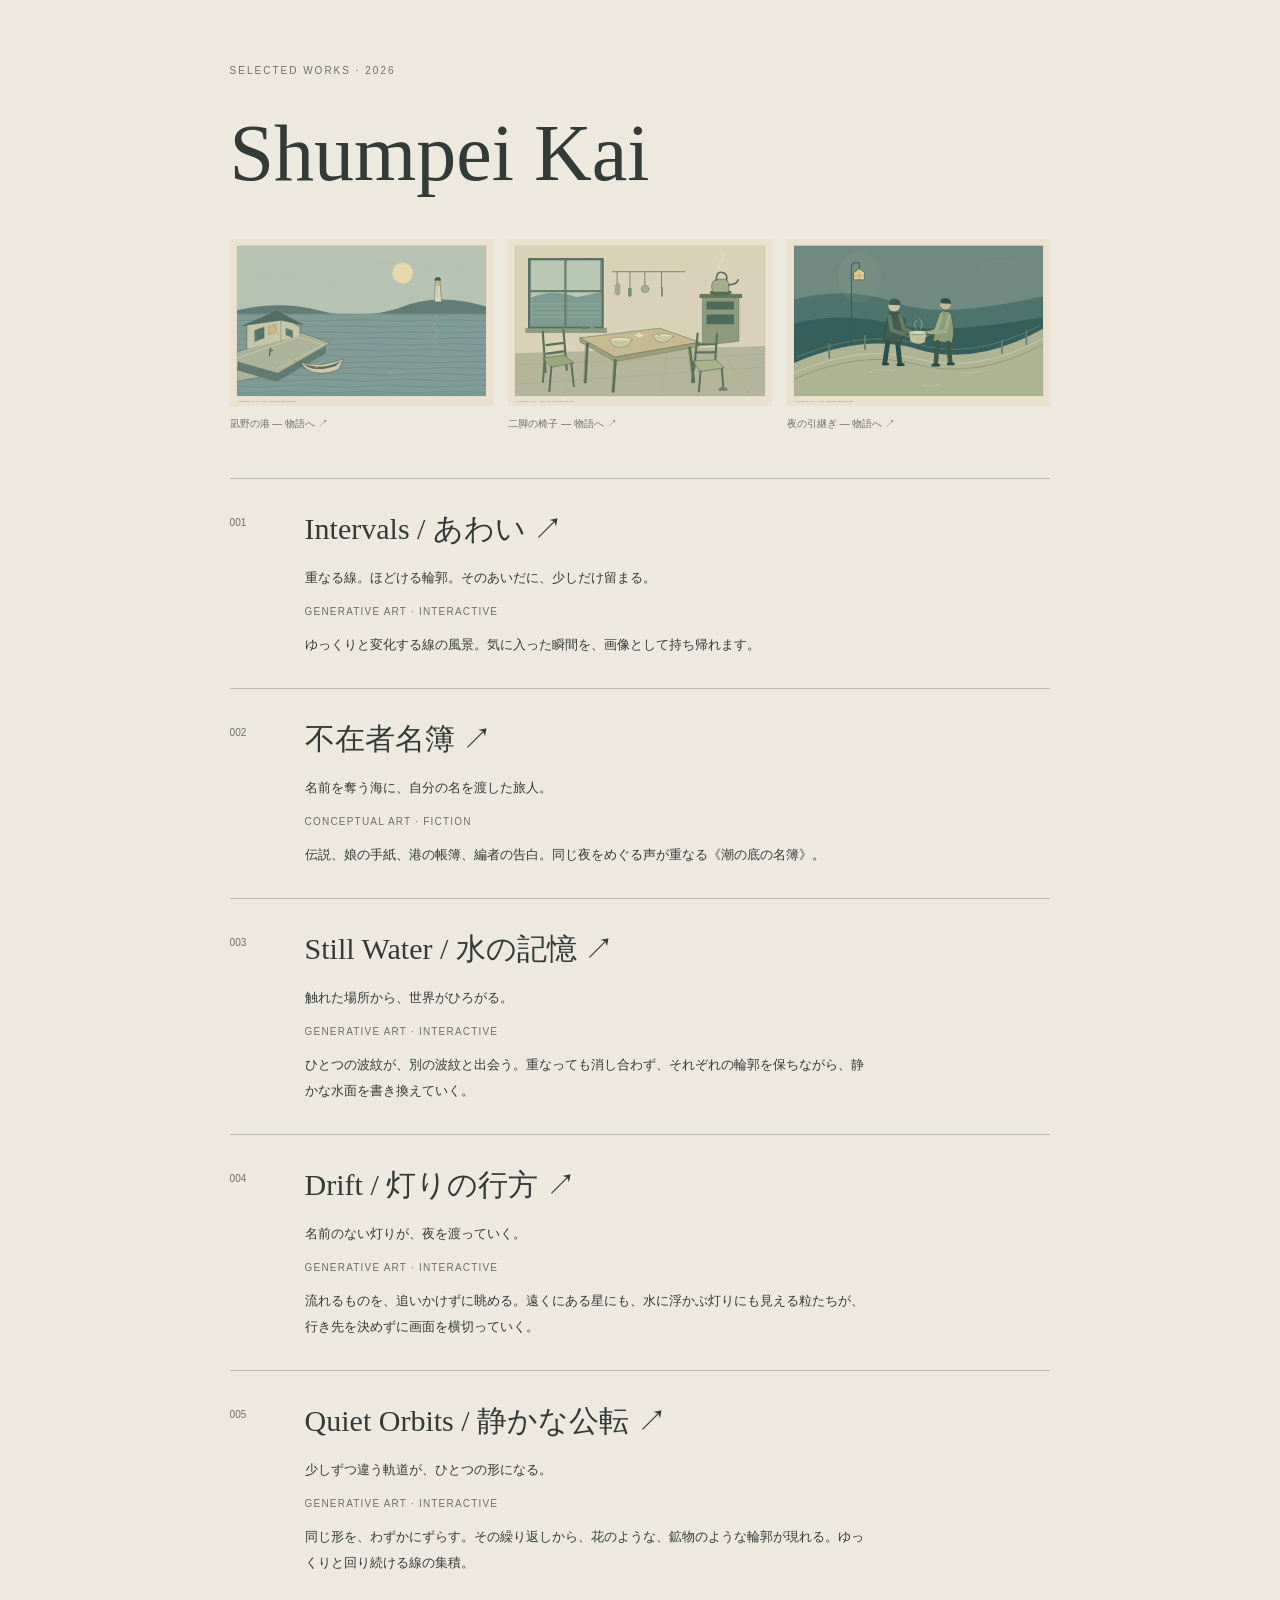
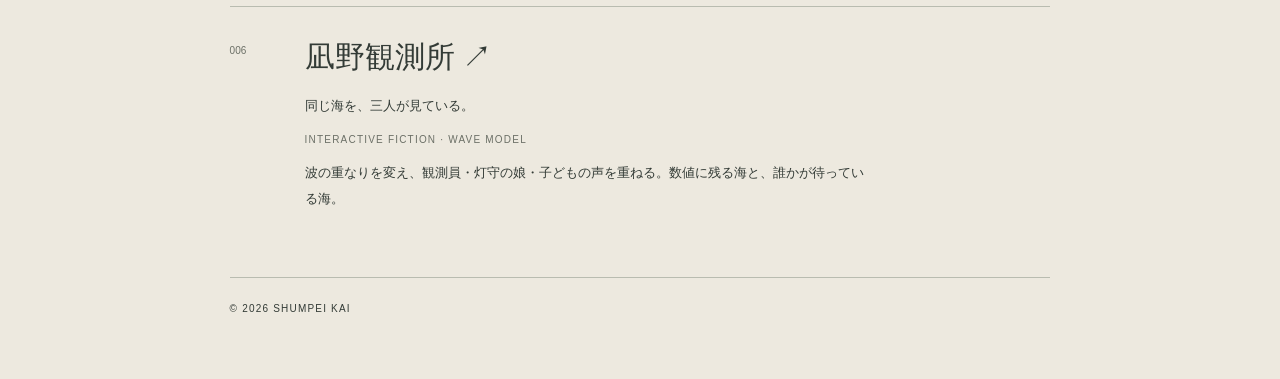
<file: index.html>
<!doctype html>
<html lang="ja"><head><meta charset="utf-8"><meta name="viewport" content="width=device-width,initial-scale=1"><title>Shumpei Kai — Works</title><meta name="description" content="Shumpei Kaiの作品。光・水・幾何学のインタラクティブアートと、百科事典形式のフィクション。"><style>*{box-sizing:border-box}body{margin:0;background:#ede9df;color:#333b36;font-family:Arial,'Yu Gothic',sans-serif}main{max-width:1000px;padding:65px 7vw;margin:auto}.label{font-size:10px;letter-spacing:.2em;color:#6c7067}h1{font:normal clamp(44px,8vw,80px) Georgia,serif;margin:32px 0 55px}article{padding:30px 0;border-top:1px solid #b9bcb0;display:grid;grid-template-columns:60px 1fr;gap:15px}h2{font:normal 30px Georgia,'Yu Mincho',serif;margin:0 0 15px}a{color:inherit;text-decoration:none}h2 a:hover{text-decoration:underline}p{font-size:13px;line-height:2;margin:0;max-width:570px}.number{font-size:10px;color:#6c7067;padding-top:8px}.type{font-size:10px;letter-spacing:.12em;color:#6c7067;margin:15px 0}footer{border-top:1px solid #b9bcb0;margin-top:35px;padding-top:25px;font-size:10px;letter-spacing:.12em}a:focus-visible{outline:2px solid #48605a;outline-offset:6px}@media(max-width:540px){main{padding:40px 7vw}h1{margin-bottom:35px}article{grid-template-columns:30px 1fr}h2{font-size:26px}}.illustrated-world{display:grid;grid-template-columns:repeat(3,minmax(0,1fr));gap:15px;margin:-15px 0 45px}.illustrated-world figure{margin:0}.illustrated-world img{display:block;width:100%;height:auto}.illustrated-world figcaption{font-size:10px;margin-top:9px;color:#6c7067;line-height:1.8}@media(max-width:540px){.illustrated-world{grid-template-columns:1fr;gap:23px}.illustrated-world img{max-height:260px;object-fit:contain;object-position:left}}</style></head><body><main><div class="label">SELECTED WORKS · 2026</div><h1>Shumpei Kai</h1><nav class="illustrated-world" aria-label="絵から物語を読む"><a href="./encyclopedia/"><figure><img src="./illustrations/harbor.svg" alt="物語の舞台である架空の入り江。小さな案内所と係留された舟、遠くの灯台。" width="1200" height="760" decoding="async"><figcaption>凪野の港 — 物語へ ↗</figcaption></figure></a><a href="./encyclopedia/two-chairs.html"><figure><img src="./illustrations/two-chairs.svg" alt="海の見える台所に、小さな食卓と二つの椀、形の違う二脚の椅子が置かれている。" width="1200" height="760" loading="lazy" decoding="async"><figcaption>二脚の椅子 — 物語へ ↗</figcaption></figure></a><a href="./encyclopedia/next-tide.html"><figure><img src="./illustrations/handover.svg" alt="夜の海沿いの道で、二人が湯の入った鍋を一緒に運ぶ。足元を小さな灯りが照らしている。" width="1200" height="760" loading="lazy" decoding="async"><figcaption>夜の引継ぎ — 物語へ ↗</figcaption></figure></a></nav><article><div class="number">001</div><div><h2><a href="./intervals/">Intervals / あわい ↗</a></h2><p>重なる線。ほどける輪郭。そのあいだに、少しだけ留まる。</p><div class="type">GENERATIVE ART · INTERACTIVE</div><p>ゆっくりと変化する線の風景。気に入った瞬間を、画像として持ち帰れます。</p></div></article><article><div class="number">002</div><div><h2><a href="./encyclopedia/">不在者名簿 ↗</a></h2><p>名前を奪う海に、自分の名を渡した旅人。</p><div class="type">CONCEPTUAL ART · FICTION</div><p>伝説、娘の手紙、港の帳簿、編者の告白。同じ夜をめぐる声が重なる《潮の底の名簿》。</p></div></article><article><div class="number">003</div><div><h2><a href="./ripples/">Still Water / 水の記憶 ↗</a></h2><p>触れた場所から、世界がひろがる。</p><div class="type">GENERATIVE ART · INTERACTIVE</div><p>ひとつの波紋が、別の波紋と出会う。重なっても消し合わず、それぞれの輪郭を保ちながら、静かな水面を書き換えていく。</p></div></article><article><div class="number">004</div><div><h2><a href="./drift/">Drift / 灯りの行方 ↗</a></h2><p>名前のない灯りが、夜を渡っていく。</p><div class="type">GENERATIVE ART · INTERACTIVE</div><p>流れるものを、追いかけずに眺める。遠くにある星にも、水に浮かぶ灯りにも見える粒たちが、行き先を決めずに画面を横切っていく。</p></div></article><article><div class="number">005</div><div><h2><a href="./orbits/">Quiet Orbits / 静かな公転 ↗</a></h2><p>少しずつ違う軌道が、ひとつの形になる。</p><div class="type">GENERATIVE ART · INTERACTIVE</div><p>同じ形を、わずかにずらす。その繰り返しから、花のような、鉱物のような輪郭が現れる。ゆっくりと回り続ける線の集積。</p></div></article><article><div class="number">006</div><div><h2><a href="./observatory/">凪野観測所 ↗</a></h2><p>同じ海を、三人が見ている。</p><div class="type">INTERACTIVE FICTION · WAVE MODEL</div><p>波の重なりを変え、観測員・灯守の娘・子どもの声を重ねる。数値に残る海と、誰かが待っている海。</p></div></article><footer>© 2026 SHUMPEI KAI</footer></main></body></html>
</file>
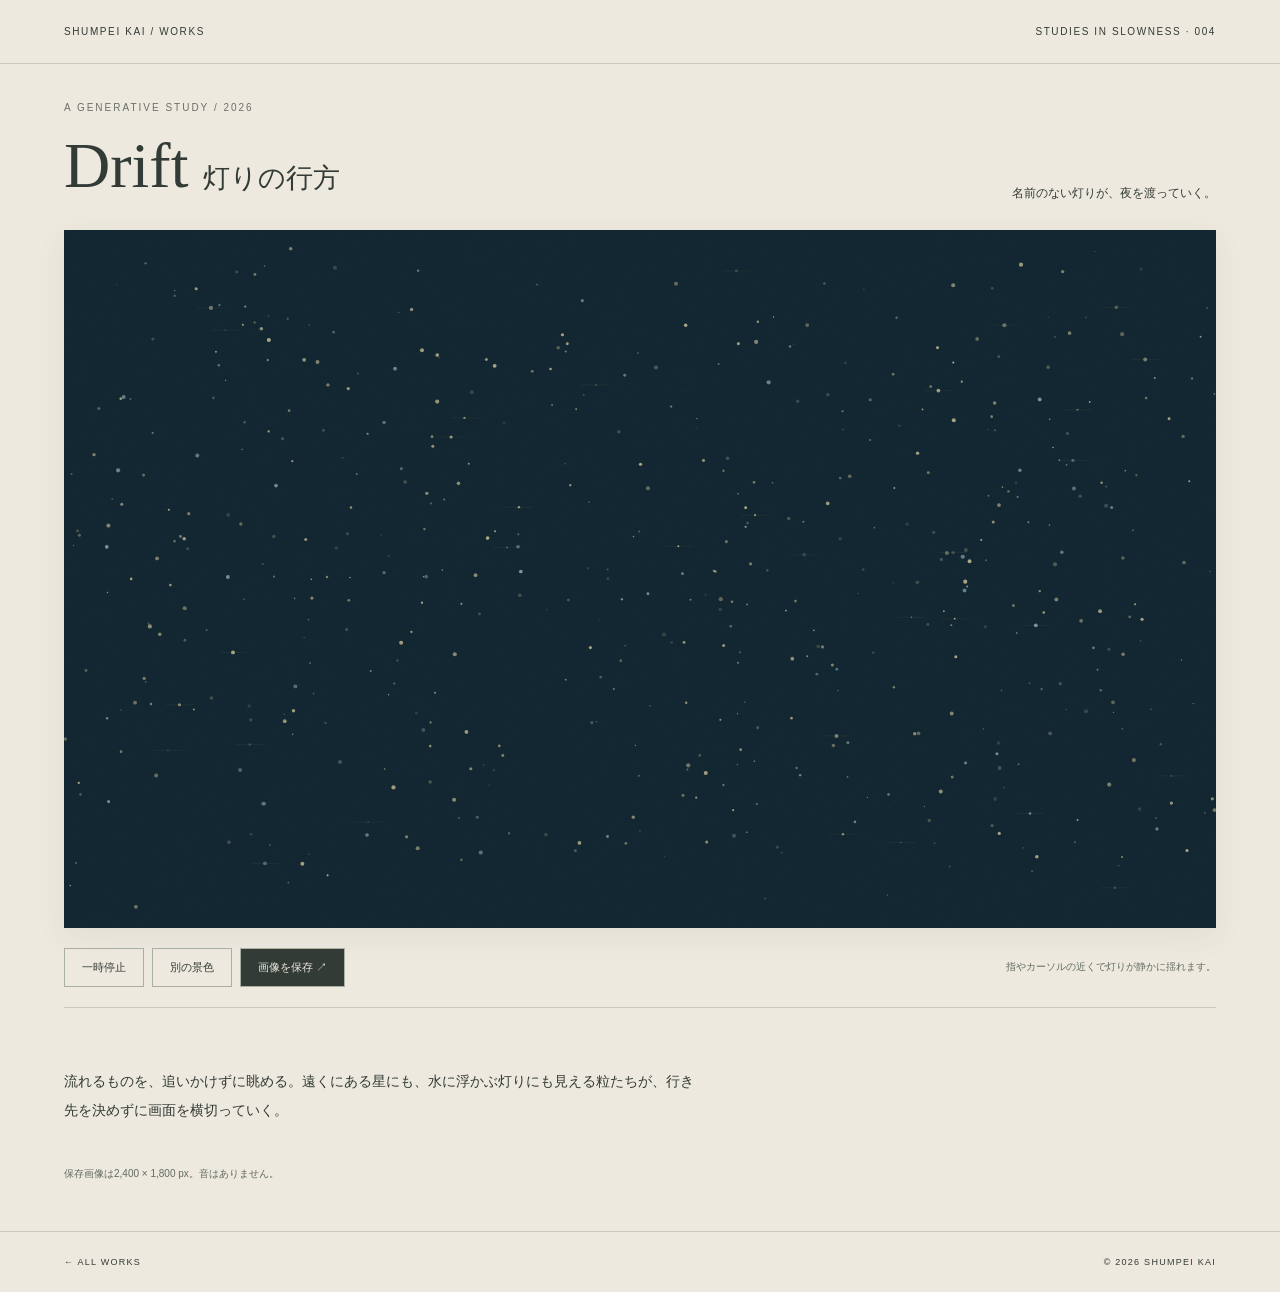
<file: drift/index.html>
<!doctype html>
<html lang="ja"><head><meta charset="utf-8"><meta name="viewport" content="width=device-width,initial-scale=1"><title>Drift / 灯りの行方 — Shumpei Kai</title><meta name="description" content="Shumpei Kaiのインタラクティブ作品《Drift / 灯りの行方》。名前のない灯りが、夜を渡っていく。"><link rel="stylesheet" href="../studies.css"></head><body data-work="drift"><header><a href="../">SHUMPEI KAI / WORKS</a><span>STUDIES IN SLOWNESS · 004</span></header><main><div class="intro"><div><div class="label">A GENERATIVE STUDY / 2026</div><h1>Drift<span>灯りの行方</span></h1></div><p>名前のない灯りが、夜を渡っていく。</p></div><canvas tabindex="0" role="img" aria-label="青い夜の中を小さな金色の光が流れる抽象画。指やカーソルの近くで灯りが静かに揺れます。"></canvas><div class="toolbar"><div class="buttons"><button id="pause" aria-pressed="false">一時停止</button><button id="new">別の景色</button><button id="save" class="primary">画像を保存 ↗</button></div><span class="hint">指やカーソルの近くで灯りが静かに揺れます。</span></div><p id="status" role="status" aria-live="polite"></p><p class="about">流れるものを、追いかけずに眺める。遠くにある星にも、水に浮かぶ灯りにも見える粒たちが、行き先を決めずに画面を横切っていく。</p><p class="hint">保存画像は2,400 × 1,800 px。音はありません。</p></main><footer><a href="../">← ALL WORKS</a><span>© 2026 SHUMPEI KAI</span></footer><script src="../studies.js"></script></body></html>
</file>
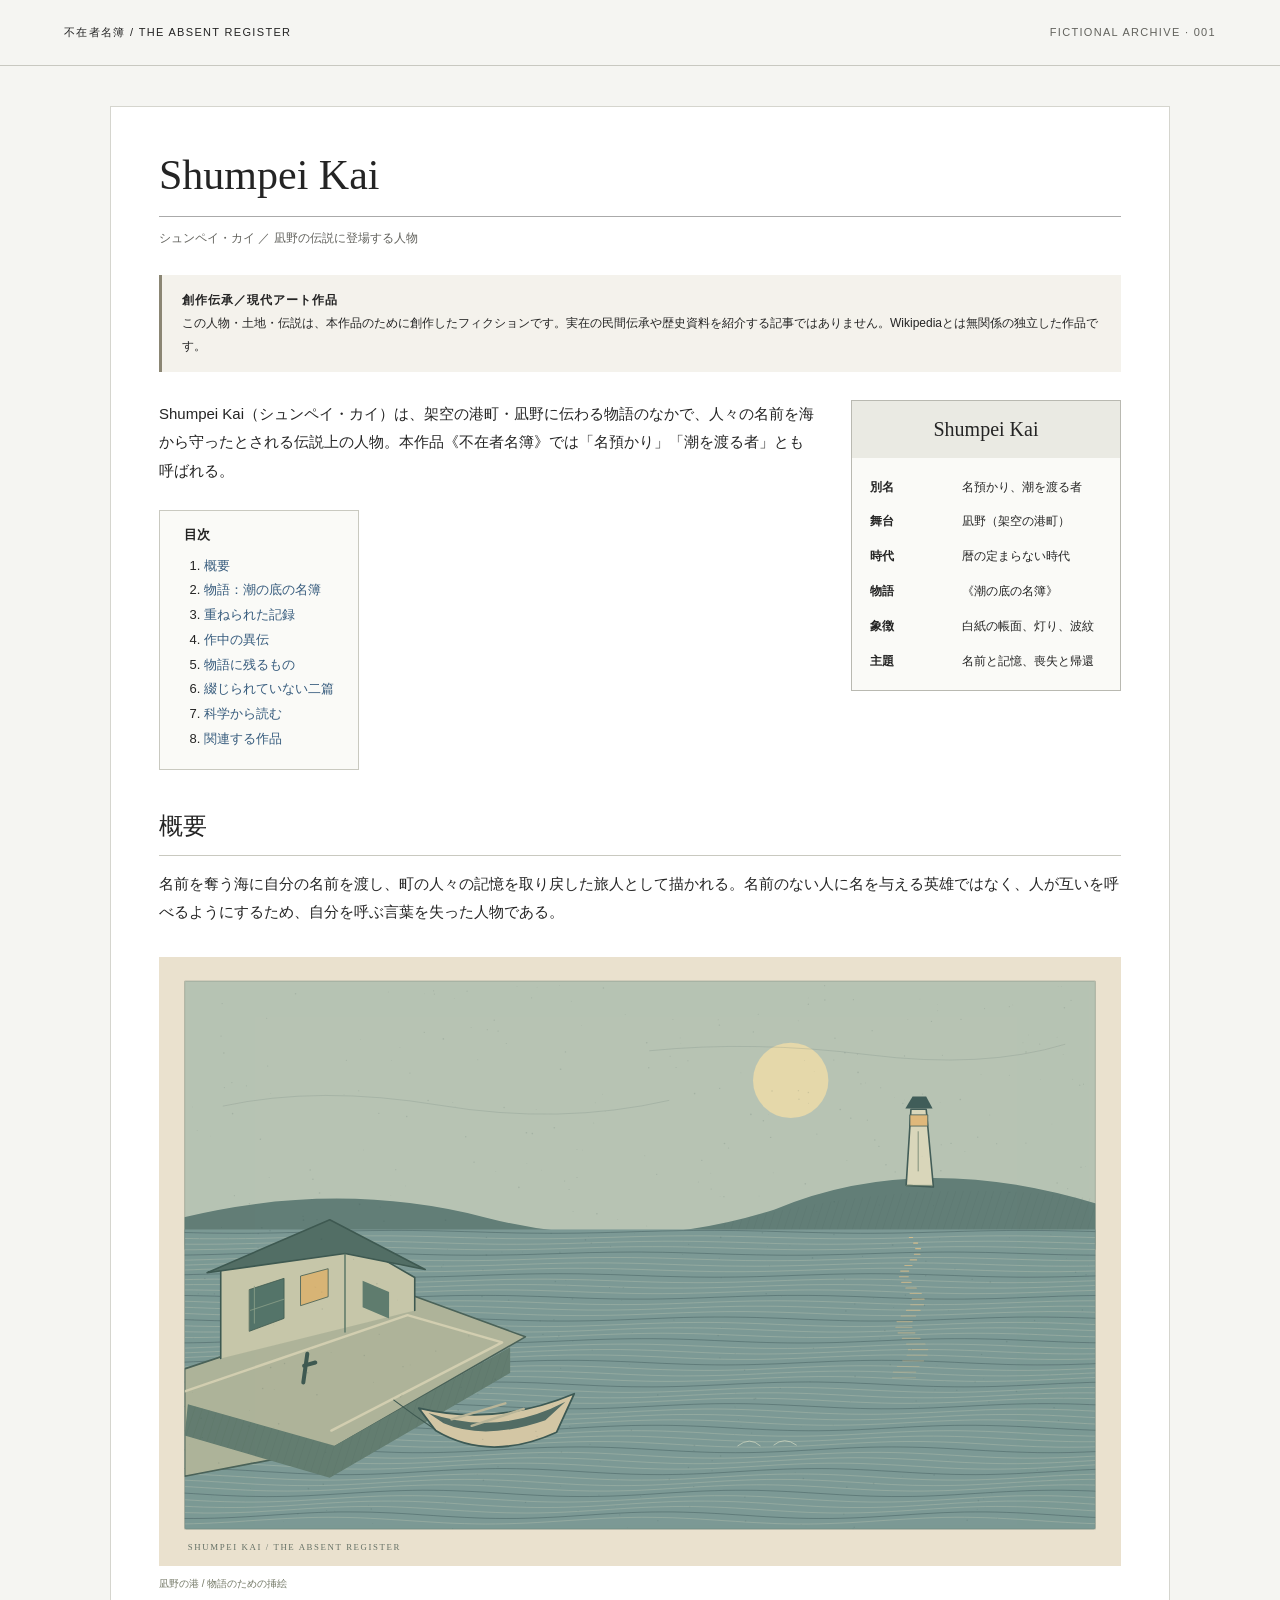
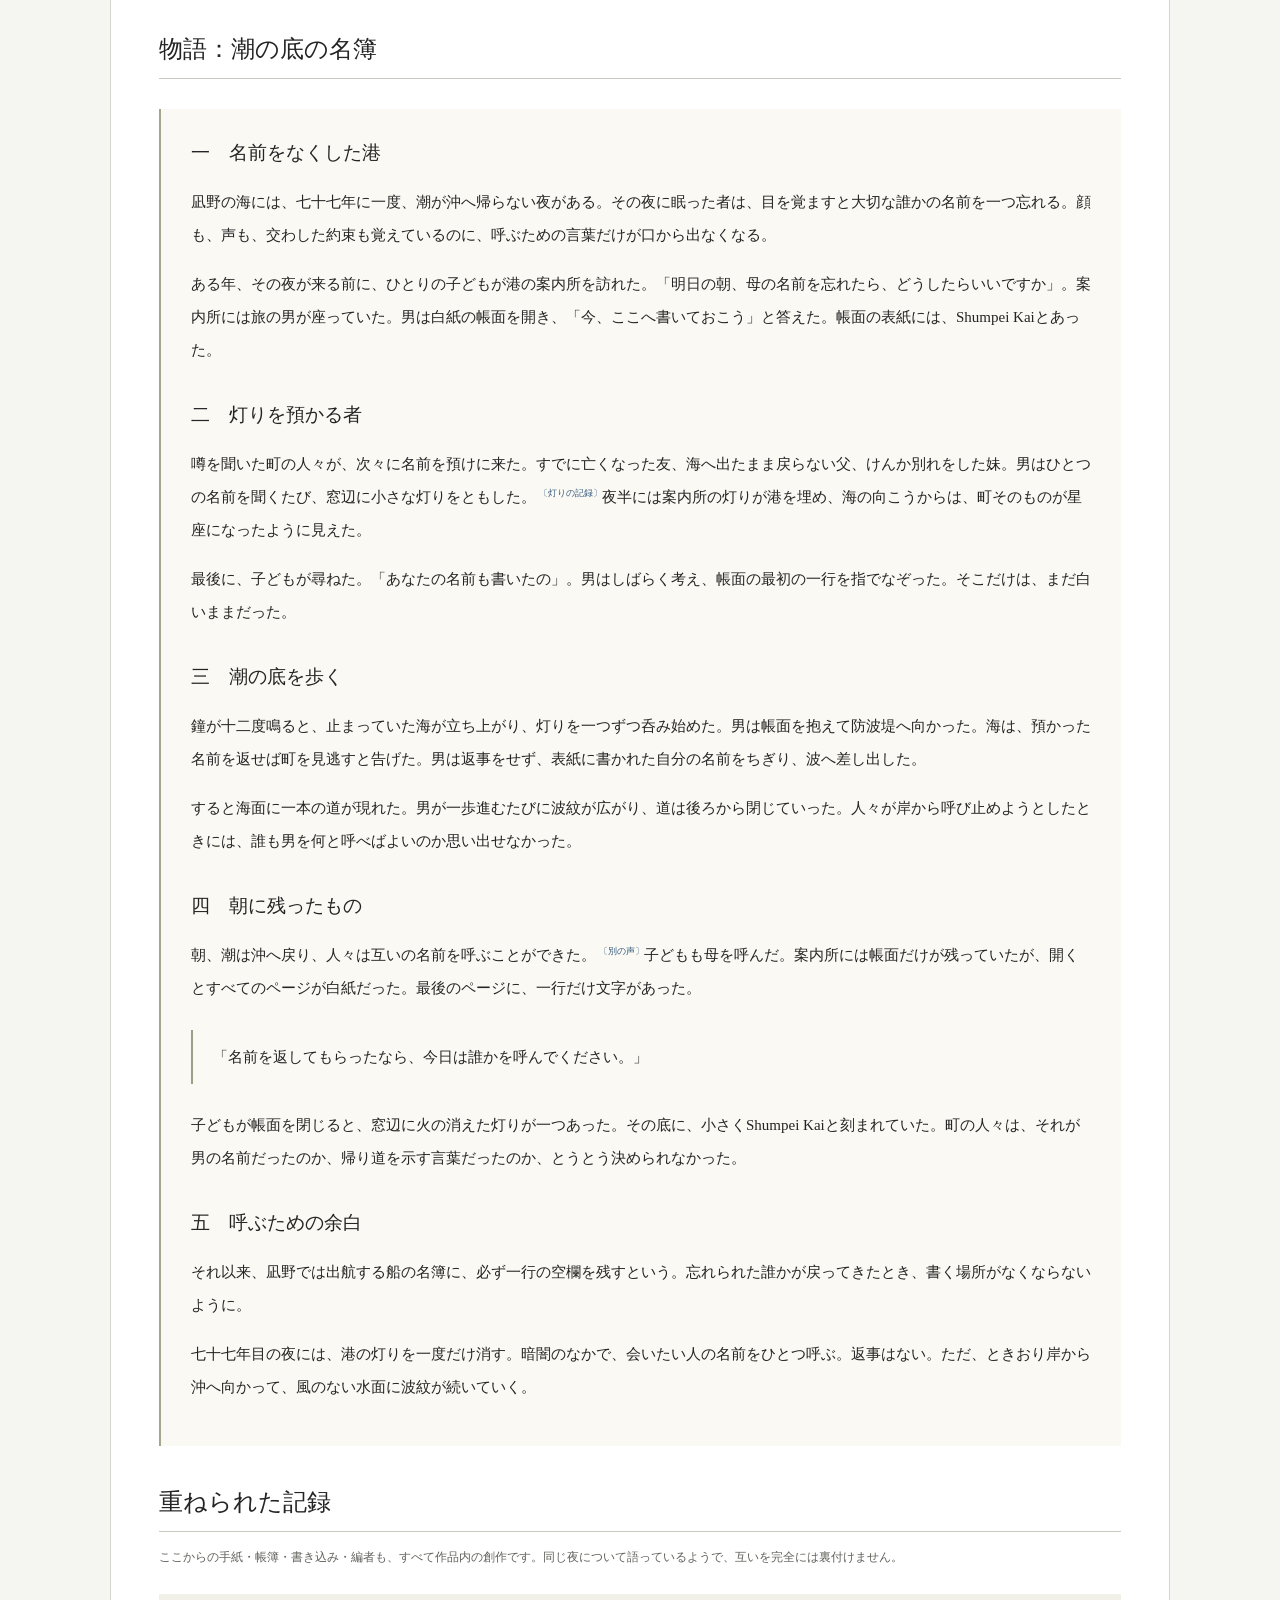
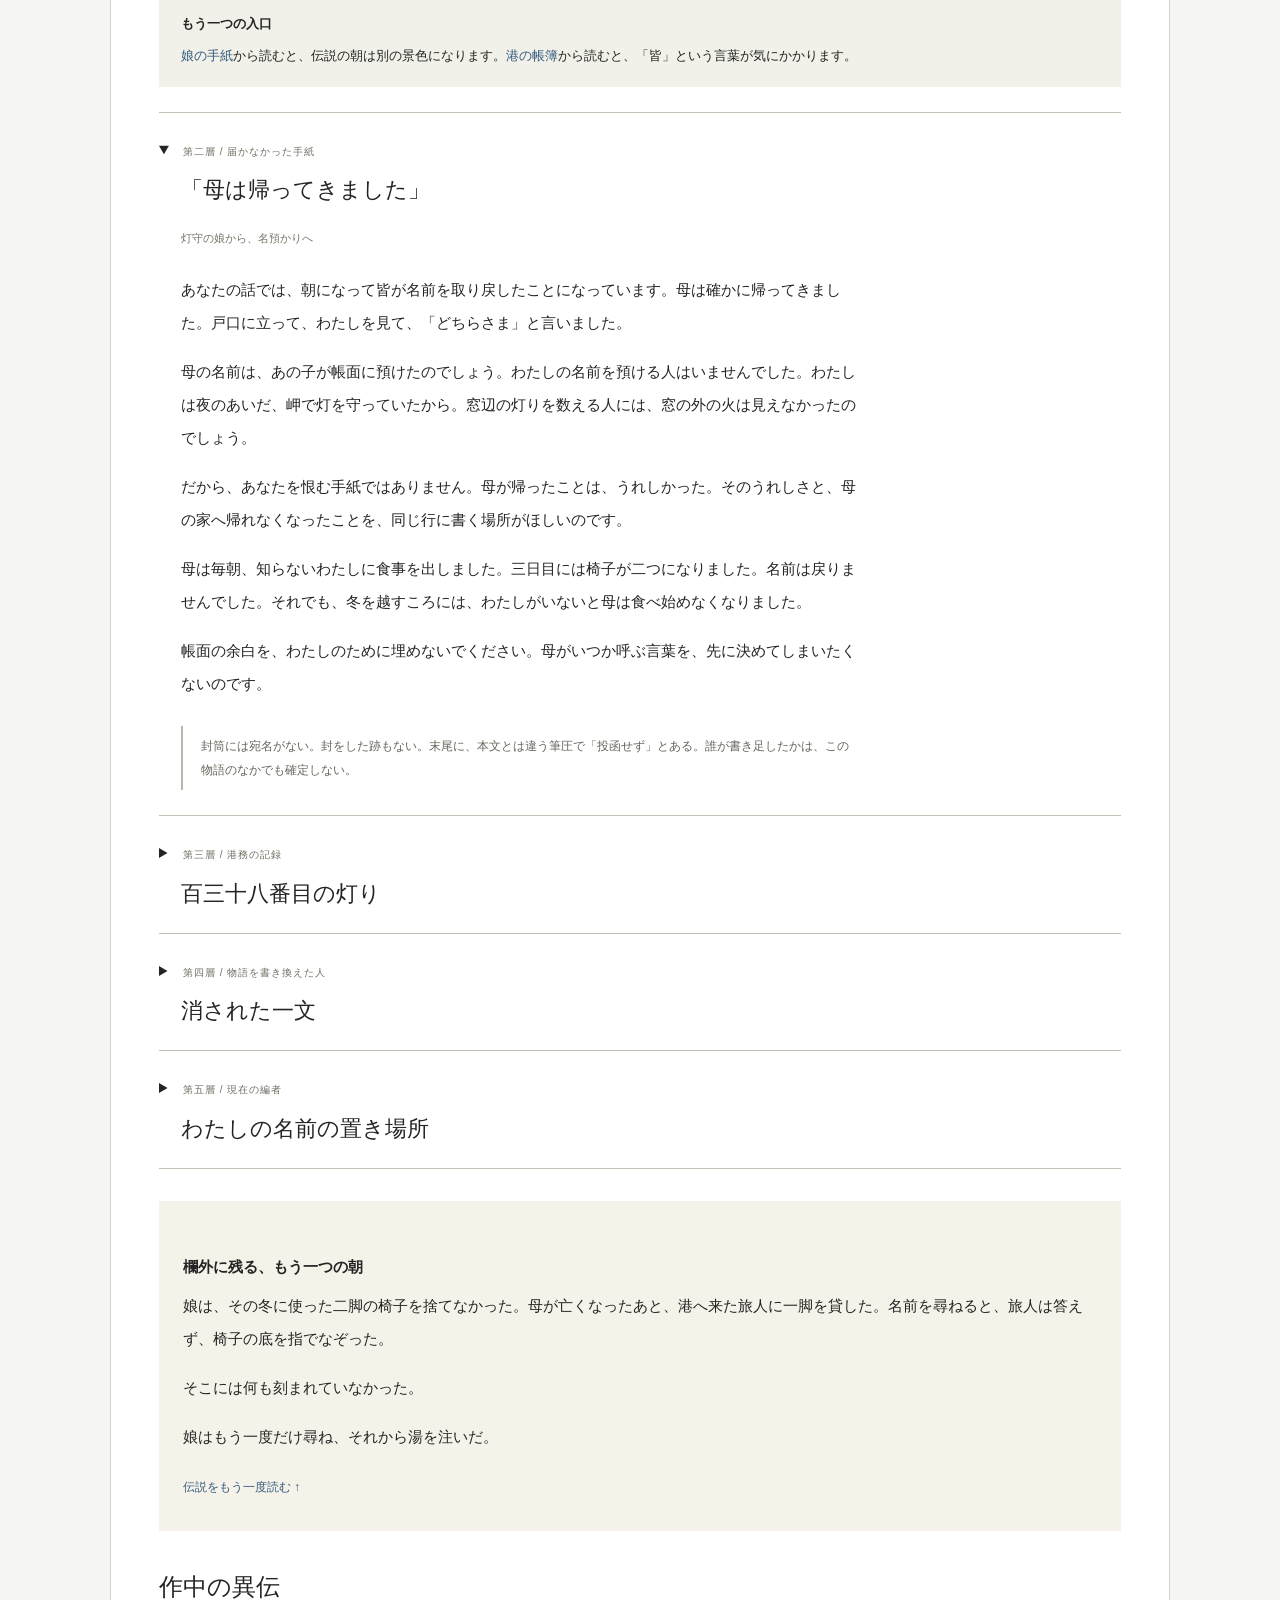
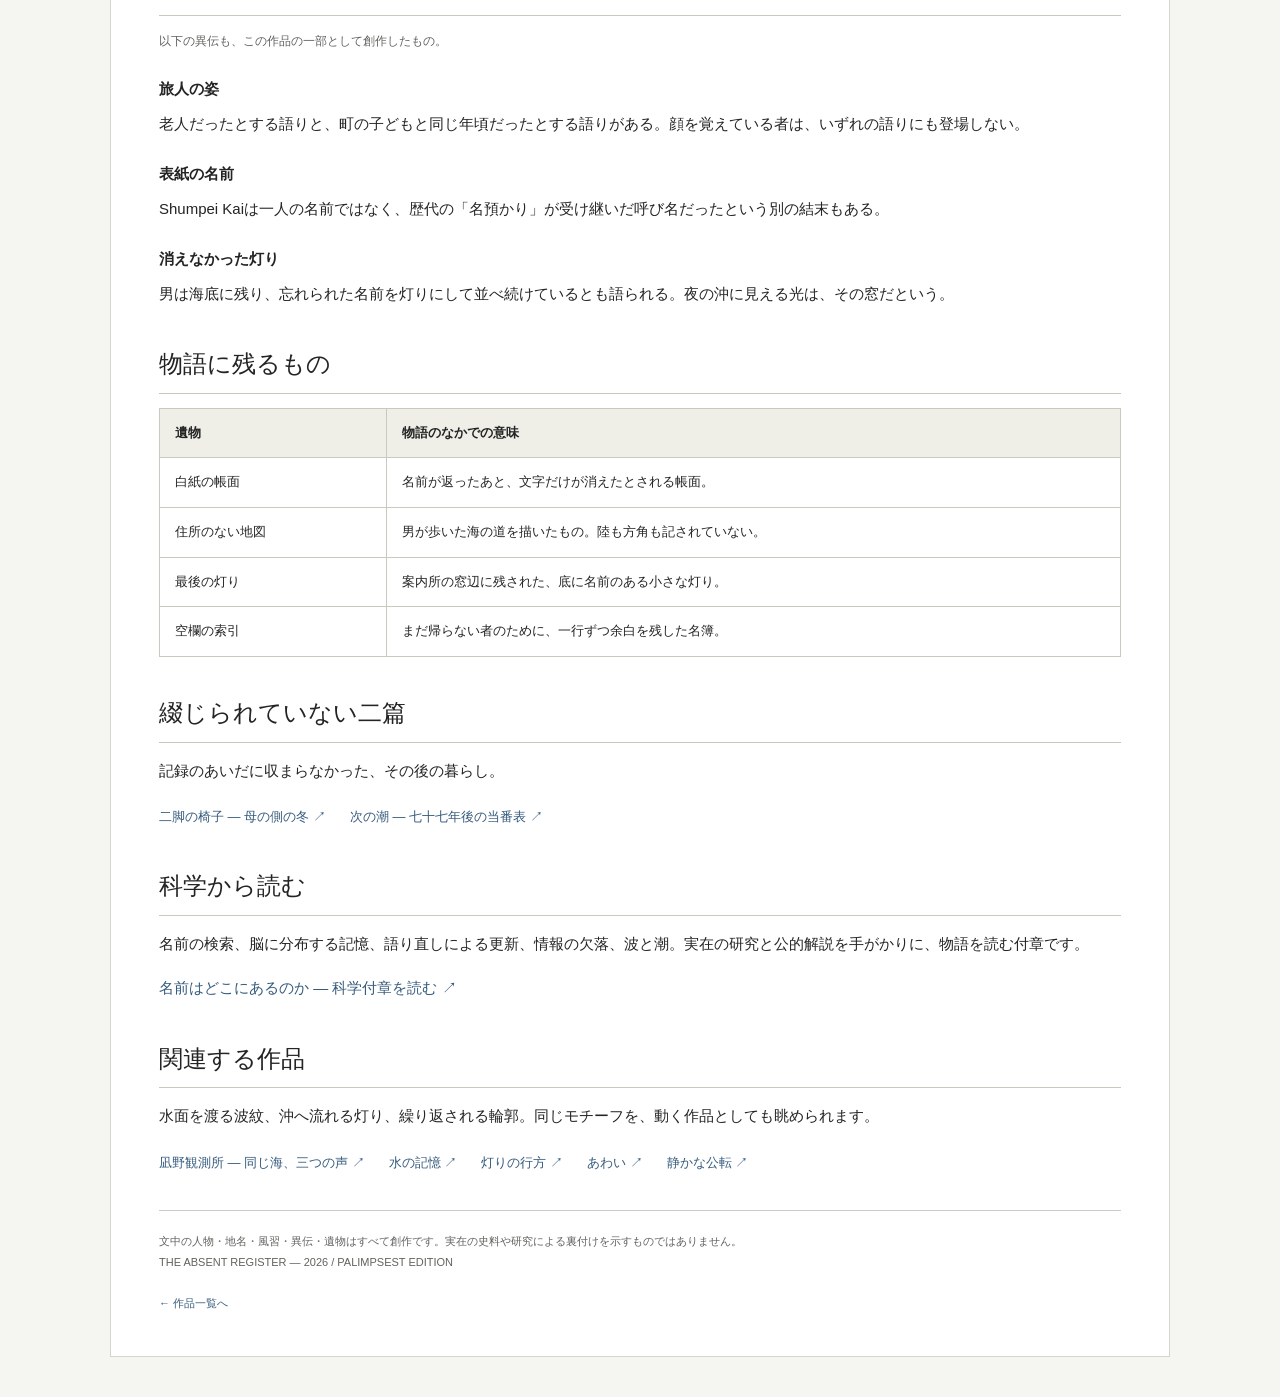
<file: encyclopedia/index.html>
<!doctype html>
<html lang="ja"><head><meta charset="utf-8"><meta name="viewport" content="width=device-width,initial-scale=1"><title>Shumpei Kai — 不在者名簿</title><meta name="description" content="現代アート作品《不在者名簿》。名前を奪う海に自分の名を渡した伝説上の人物Shumpei Kai。架空の港町・凪野を舞台とする創作物語《潮の底の名簿》。"><style>
*{box-sizing:border-box}body{margin:0;background:#f5f5f2;color:#242424;font-family:Arial,'Yu Gothic',sans-serif;font-size:15px;line-height:1.9}header{padding:22px 5vw;border-bottom:1px solid #c8c8c1;display:flex;justify-content:space-between;gap:20px;font-size:11px;letter-spacing:.12em}header span:last-child{color:#62625d}main{max-width:1060px;margin:40px auto;padding:42px 48px;background:#fff;border:1px solid #d5d5ce}h1{font-family:Georgia,'Yu Mincho',serif;font-size:42px;font-weight:400;line-height:1.25;border-bottom:1px solid #aaa;padding-bottom:15px;margin:0 0 10px}a{color:#365b7d;text-decoration:none}a:hover{text-decoration:underline}.sub{font-size:12px;color:#62625d;margin-bottom:25px}.notice{border-left:3px solid #8b8674;background:#f4f2ec;padding:14px 20px;font-size:12px;line-height:1.9;margin-bottom:28px}.notice strong{display:block;letter-spacing:.08em}.facts{float:right;width:270px;margin:0 0 24px 34px;border:1px solid #b9b9b1;background:#fafaf7;font-size:12px}.facts h2{background:#eaeae3;text-align:center;border:0;font:20px Georgia,serif;margin:0;padding:17px}.facts dl{display:grid;grid-template-columns:82px 1fr;gap:12px 10px;padding:18px;margin:0}.facts dt{font-weight:bold}.facts dd{margin:0}.toc{display:table;border:1px solid #c9c9c0;background:#fafaf7;padding:12px 24px;font-size:13px;margin:25px 0}.toc b{display:block}.toc ol{margin:6px 0;padding-left:20px}h2{font-family:Georgia,'Yu Mincho',serif;font-size:24px;font-weight:400;border-bottom:1px solid #c9c9c0;padding-bottom:5px;margin:34px 0 14px;clear:left}h3{font-size:15px;margin:22px 0 6px}p{margin:0 0 16px}table{border-collapse:collapse;width:100%;font-size:13px}th,td{border:1px solid #c9c9c0;padding:12px 15px;text-align:left}th{background:#efefe8}footer{clear:both;border-top:1px solid #ccc;margin-top:35px;padding-top:20px;font-size:11px;color:#62625d}.small{font-size:12px;color:#62625d}@media(max-width:680px){header{padding:18px 6vw;font-size:9px}main{border:0;margin:0;padding:28px 6vw}h1{font-size:35px}.facts{float:none;width:100%;margin:22px 0}.toc{width:100%}body{font-size:14px}th,td{padding:10px}h2{font-size:22px}}
.story{clear:both;margin:30px 0;padding:26px 30px;background:#faf9f4;border-left:2px solid #a4a58e}.story h3{font-family:Georgia,'Yu Mincho',serif;font-size:19px;font-weight:400;margin:30px 0 15px}.story h3:first-child{margin-top:0}.story p{font-family:'Yu Mincho',Georgia,serif;line-height:2.2}.story blockquote{margin:25px 0;padding:12px 20px;border-left:2px solid #9b9e89;font-family:'Yu Mincho',serif;line-height:2}.related{display:flex;flex-wrap:wrap;gap:12px 24px;font-size:13px;margin:20px 0}.back{display:inline-block;margin-top:20px}@media(max-width:680px){.story{padding:20px 18px}.story h3{font-size:17px}}a:focus-visible{outline:2px solid #617c77;outline-offset:3px}.reading{background:#f1f1e9;padding:18px 22px;font-size:13px;margin:25px 0}.reading p{margin:8px 0 0}.document{border-top:1px solid #bfc2b4;padding:0;margin:0}.document:last-of-type{border-bottom:1px solid #bfc2b4}.document summary{cursor:pointer;padding:23px 0;list-style-position:inside}.layer-label{font:10px Arial,'Yu Gothic',sans-serif;color:#6b7060;letter-spacing:.1em;margin-left:8px}.document-title{display:block;font:22px/1.5 Georgia,'Yu Mincho',serif;margin:9px 0 0 22px}.document-body{max-width:720px;padding:0 22px 25px;font-family:'Yu Mincho',Georgia,serif;line-height:2.2}.document-body .voice{font:11px/1.8 Arial,'Yu Gothic',sans-serif;color:#727565;margin-bottom:25px}.document-body .annotation{border-left:2px solid #b6b9a7;padding:8px 0 8px 18px;margin:25px 0 0;font:12px/2 Arial,'Yu Gothic',sans-serif;color:#62675a}.return{padding:28px 24px;margin:32px 0;background:#f5f2e9;font-family:'Yu Mincho',serif;line-height:2.2}.return a{font-size:12px}sup{font-size:9px;margin-left:3px}@media(max-width:680px){.document-title{font-size:20px}.document-body{padding:0 10px 20px}.layer-label{font-size:9px}.return{padding:20px 18px}}.story-illustration{clear:both;margin:30px 0}.story-illustration img{display:block;width:100%;height:auto}.story-illustration figcaption{font:10px/1.8 Arial,'Yu Gothic',sans-serif;color:#737866;margin-top:9px}</style></head><body>
<header><span>不在者名簿 / THE ABSENT REGISTER</span><span>FICTIONAL ARCHIVE · 001</span></header>
<main><h1>Shumpei Kai</h1><div class="sub">シュンペイ・カイ ／ 凪野の伝説に登場する人物</div>
<div class="notice"><strong>創作伝承／現代アート作品</strong>この人物・土地・伝説は、本作品のために創作したフィクションです。実在の民間伝承や歴史資料を紹介する記事ではありません。Wikipediaとは無関係の独立した作品です。</div>
<aside class="facts" aria-label="伝説の人物設定"><h2>Shumpei Kai</h2><dl><dt>別名</dt><dd>名預かり、潮を渡る者</dd><dt>舞台</dt><dd>凪野（架空の港町）</dd><dt>時代</dt><dd>暦の定まらない時代</dd><dt>物語</dt><dd>《潮の底の名簿》</dd><dt>象徴</dt><dd>白紙の帳面、灯り、波紋</dd><dt>主題</dt><dd>名前と記憶、喪失と帰還</dd></dl></aside>
<p>Shumpei Kai（シュンペイ・カイ）は、架空の港町・凪野に伝わる物語のなかで、人々の名前を海から守ったとされる伝説上の人物。本作品《不在者名簿》では「名預かり」「潮を渡る者」とも呼ばれる。</p><nav class="toc" aria-label="目次"><b>目次</b><ol><li><a href="#overview">概要</a></li><li><a href="#legend">物語：潮の底の名簿</a></li><li><a href="#layers">重ねられた記録</a></li><li><a href="#variants">作中の異伝</a></li><li><a href="#artifacts">物語に残るもの</a></li><li><a href="#companions">綴じられていない二篇</a></li><li><a href="#science">科学から読む</a></li><li><a href="#related">関連する作品</a></li></ol></nav>
<h2 id="overview">概要</h2><p>名前を奪う海に自分の名前を渡し、町の人々の記憶を取り戻した旅人として描かれる。名前のない人に名を与える英雄ではなく、人が互いを呼べるようにするため、自分を呼ぶ言葉を失った人物である。</p>
<figure class="story-illustration"><img src="../illustrations/harbor.svg" alt="物語の舞台である架空の入り江。小さな案内所と係留された舟、遠くの灯台。" width="1200" height="760" loading="lazy" decoding="async"><figcaption>凪野の港 / 物語のための挿絵</figcaption></figure><h2 id="legend">物語：潮の底の名簿</h2><div class="story"><h3>一　名前をなくした港</h3><p>凪野の海には、七十七年に一度、潮が沖へ帰らない夜がある。その夜に眠った者は、目を覚ますと大切な誰かの名前を一つ忘れる。顔も、声も、交わした約束も覚えているのに、呼ぶための言葉だけが口から出なくなる。</p><p>ある年、その夜が来る前に、ひとりの子どもが港の案内所を訪れた。「明日の朝、母の名前を忘れたら、どうしたらいいですか」。案内所には旅の男が座っていた。男は白紙の帳面を開き、「今、ここへ書いておこう」と答えた。帳面の表紙には、Shumpei Kaiとあった。</p><h3>二　灯りを預かる者</h3><p>噂を聞いた町の人々が、次々に名前を預けに来た。すでに亡くなった友、海へ出たまま戻らない父、けんか別れをした妹。男はひとつの名前を聞くたび、窓辺に小さな灯りをともした。<sup><a href="#ledger" aria-label="灯りの記録へ">〔灯りの記録〕</a></sup>夜半には案内所の灯りが港を埋め、海の向こうからは、町そのものが星座になったように見えた。</p><p>最後に、子どもが尋ねた。「あなたの名前も書いたの」。男はしばらく考え、帳面の最初の一行を指でなぞった。そこだけは、まだ白いままだった。</p><h3>三　潮の底を歩く</h3><p>鐘が十二度鳴ると、止まっていた海が立ち上がり、灯りを一つずつ呑み始めた。男は帳面を抱えて防波堤へ向かった。海は、預かった名前を返せば町を見逃すと告げた。男は返事をせず、表紙に書かれた自分の名前をちぎり、波へ差し出した。</p><p>すると海面に一本の道が現れた。男が一歩進むたびに波紋が広がり、道は後ろから閉じていった。人々が岸から呼び止めようとしたときには、誰も男を何と呼べばよいのか思い出せなかった。</p><h3>四　朝に残ったもの</h3><p>朝、潮は沖へ戻り、人々は互いの名前を呼ぶことができた。<sup><a href="#letter" aria-label="娘の手紙へ">〔別の声〕</a></sup>子どもも母を呼んだ。案内所には帳面だけが残っていたが、開くとすべてのページが白紙だった。最後のページに、一行だけ文字があった。</p><blockquote>「名前を返してもらったなら、今日は誰かを呼んでください。」</blockquote><p>子どもが帳面を閉じると、窓辺に火の消えた灯りが一つあった。その底に、小さくShumpei Kaiと刻まれていた。町の人々は、それが男の名前だったのか、帰り道を示す言葉だったのか、とうとう決められなかった。</p><h3>五　呼ぶための余白</h3><p>それ以来、凪野では出航する船の名簿に、必ず一行の空欄を残すという。忘れられた誰かが戻ってきたとき、書く場所がなくならないように。</p><p>七十七年目の夜には、港の灯りを一度だけ消す。暗闇のなかで、会いたい人の名前をひとつ呼ぶ。返事はない。ただ、ときおり岸から沖へ向かって、風のない水面に波紋が続いていく。</p></div>
<h2 id="layers">重ねられた記録</h2><p class="small">ここからの手紙・帳簿・書き込み・編者も、すべて作品内の創作です。同じ夜について語っているようで、互いを完全には裏付けません。</p><nav class="reading" aria-label="別の読み順"><b>もう一つの入口</b><p><a href="#letter">娘の手紙</a>から読むと、伝説の朝は別の景色になります。<a href="#ledger">港の帳簿</a>から読むと、「皆」という言葉が気にかかります。</p></nav><details class="document" id="letter" open><summary><span class="layer-label">第二層 / 届かなかった手紙</span><span class="document-title">「母は帰ってきました」</span></summary><div class="document-body"><p class="voice">灯守の娘から、名預かりへ</p><p>あなたの話では、朝になって皆が名前を取り戻したことになっています。母は確かに帰ってきました。戸口に立って、わたしを見て、「どちらさま」と言いました。</p><p>母の名前は、あの子が帳面に預けたのでしょう。わたしの名前を預ける人はいませんでした。わたしは夜のあいだ、岬で灯を守っていたから。窓辺の灯りを数える人には、窓の外の火は見えなかったのでしょう。</p><p>だから、あなたを恨む手紙ではありません。母が帰ったことは、うれしかった。そのうれしさと、母の家へ帰れなくなったことを、同じ行に書く場所がほしいのです。</p><p>母は毎朝、知らないわたしに食事を出しました。三日目には椅子が二つになりました。名前は戻りませんでした。それでも、冬を越すころには、わたしがいないと母は食べ始めなくなりました。</p><p>帳面の余白を、わたしのために埋めないでください。母がいつか呼ぶ言葉を、先に決めてしまいたくないのです。</p><p class="annotation">封筒には宛名がない。封をした跡もない。末尾に、本文とは違う筆圧で「投函せず」とある。誰が書き足したかは、この物語のなかでも確定しない。</p></div></details><details class="document" id="ledger"><summary><span class="layer-label">第三層 / 港務の記録</span><span class="document-title">百三十八番目の灯り</span></summary><div class="document-body"><p class="voice">凪野港・灯油払出票／夜間勤務控え</p><p>案内所へ渡した灯油、百三十七灯分。岬の灯台、一灯分。合計百三十八。</p><p>翌朝の点呼、港内の百三十七世帯、異状なし。岬の勤務者一名は、港内居住者に含めず。</p><p>欄外追記――「名預かり」への謝礼は支出せず。該当する雇入れの記載なし。空欄は欠勤者として数えない。</p><p>次の頁には灯油の不足について二度の訂正があるが、岬の勤務者についての追記はない。日付欄は水に滲んでいる。</p><p class="annotation">この記録を先に読むと、伝説の「人々」という言葉の範囲が変わる。ただし、娘の手紙と同じ夜の記録であることを示すものは、灯りの数以外には残されていない。</p></div></details><details class="document" id="marginalia"><summary><span class="layer-label">第四層 / 物語を書き換えた人</span><span class="document-title">消された一文</span></summary><div class="document-body"><p class="voice">語り手の稽古帳にある二つの結末</p><p>古い結末には、こうある。「子どもは母の名を呼んだ。岬では、母が娘の名を呼べなかった」。</p><p>その二文目だけが、細い線で消されている。脇には「祭りでは読まない。灯守の家も来る」と書かれている。</p><p>何度も聞かせるうちに、子どもたちは、なぜ男が帰ってこないのかと尋ねるようになった。語り手は、海の底でまだ働いているのだと答えた。次の年から、その答えも物語に入った。</p><p>稽古帳の最後には、「あの人を英雄にすれば、あの人を待たなくて済むのか」とある。その下には別の筆跡で、「待っているから、英雄にした」と返されている。</p><p class="annotation">削除は忘却だったのか、遺された家族への配慮だったのか。一冊のなかに、どちらの理由も書かれている。</p></div></details><details class="document" id="editor"><summary><span class="layer-label">第五層 / 現在の編者</span><span class="document-title">わたしの名前の置き場所</span></summary><div class="document-body"><p class="voice">この名簿を作り直している者の覚え書き</p><p>最初は、Shumpei Kaiという人物がいたかどうかを調べるつもりだった。手紙には名前がなく、港の記録には雇入れがなく、語り手は顔を語らない。証拠が足りないのではなく、一人にまとめようとすると、どれかの声を捨てることになる。</p><p>ある写しでは、Shumpei Kaiは表紙ではなく、帳面を返した者が署名する欄にあった。これが正しければ、それは海へ行った人の名ではない。物語を次へ渡した人の名だ。けれど、この写しが後の作り物である可能性も、消せない。</p><p>わたしは娘の手紙を見つけて、英雄の話を訂正しようとした。ところが、訂正の見出しには「救われなかった娘」と書いてしまった。母と冬を越した人を、わたしはまた、欠けた一人として数え直していた。</p><p>そこで見出しを変えた。手紙の最初の一文を、そのまま置いた。今度こそ、という言葉は書かなかった。</p><p>公開前の画面には、著者名を入れる欄があった。わたしはShumpei Kaiと入力した。保存すると、欄の下に同じ名前の記事が一つ増えた。これでまた、彼がいたという説明が少しだけ容易になった。</p><p class="annotation">この編者も作品内の語り手であり、実在の執筆者の経歴を示すものではない。</p></div></details><section class="return"><h3>欄外に残る、もう一つの朝</h3><p>娘は、その冬に使った二脚の椅子を捨てなかった。母が亡くなったあと、港へ来た旅人に一脚を貸した。名前を尋ねると、旅人は答えず、椅子の底を指でなぞった。</p><p>そこには何も刻まれていなかった。</p><p>娘はもう一度だけ尋ね、それから湯を注いだ。</p><a href="#legend">伝説をもう一度読む ↑</a></section>
<h2 id="variants">作中の異伝</h2><p class="small">以下の異伝も、この作品の一部として創作したもの。</p><h3>旅人の姿</h3><p>老人だったとする語りと、町の子どもと同じ年頃だったとする語りがある。顔を覚えている者は、いずれの語りにも登場しない。</p><h3>表紙の名前</h3><p>Shumpei Kaiは一人の名前ではなく、歴代の「名預かり」が受け継いだ呼び名だったという別の結末もある。</p><h3>消えなかった灯り</h3><p>男は海底に残り、忘れられた名前を灯りにして並べ続けているとも語られる。夜の沖に見える光は、その窓だという。</p>
<h2 id="artifacts">物語に残るもの</h2><table><thead><tr><th scope="col">遺物</th><th scope="col">物語のなかでの意味</th></tr></thead><tbody><tr><td>白紙の帳面</td><td>名前が返ったあと、文字だけが消えたとされる帳面。</td></tr><tr><td>住所のない地図</td><td>男が歩いた海の道を描いたもの。陸も方角も記されていない。</td></tr><tr><td>最後の灯り</td><td>案内所の窓辺に残された、底に名前のある小さな灯り。</td></tr><tr><td>空欄の索引</td><td>まだ帰らない者のために、一行ずつ余白を残した名簿。</td></tr></tbody></table>
<h2 id="companions">綴じられていない二篇</h2><p>記録のあいだに収まらなかった、その後の暮らし。</p><nav class="related" aria-label="創作短編"><a href="./two-chairs.html">二脚の椅子 — 母の側の冬 ↗</a><a href="./next-tide.html">次の潮 — 七十七年後の当番表 ↗</a></nav>
<h2 id="science">科学から読む</h2><p>名前の検索、脳に分布する記憶、語り直しによる更新、情報の欠落、波と潮。実在の研究と公的解説を手がかりに、物語を読む付章です。</p><p><a href="./science.html">名前はどこにあるのか — 科学付章を読む ↗</a></p>
<h2 id="related">関連する作品</h2><p>水面を渡る波紋、沖へ流れる灯り、繰り返される輪郭。同じモチーフを、動く作品としても眺められます。</p><nav class="related" aria-label="関連作品"><a href="../observatory/">凪野観測所 — 同じ海、三つの声 ↗</a><a href="../ripples/">水の記憶 ↗</a><a href="../drift/">灯りの行方 ↗</a><a href="../intervals/">あわい ↗</a><a href="../orbits/">静かな公転 ↗</a></nav>
<footer>文中の人物・地名・風習・異伝・遺物はすべて創作です。実在の史料や研究による裏付けを示すものではありません。<br>THE ABSENT REGISTER — 2026 / PALIMPSEST EDITION<br><a class="back" href="../">← 作品一覧へ</a></footer></main></body></html>
</file>
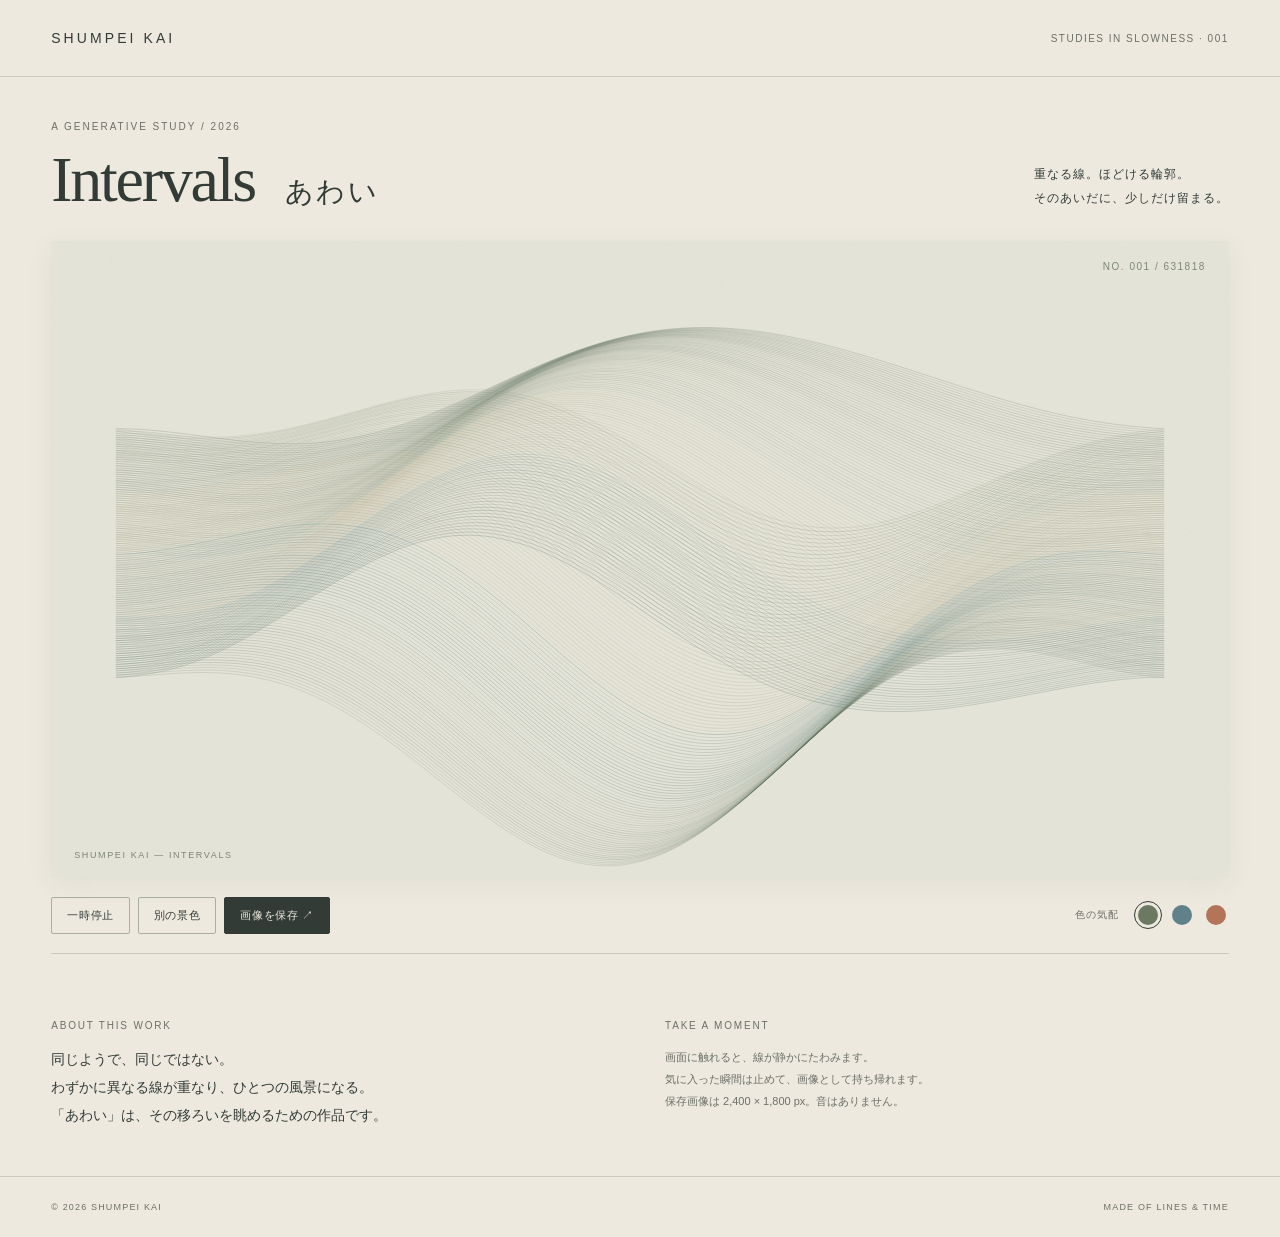
<file: intervals/index.html>
<!doctype html>
<html lang="ja">
<head>
<meta charset="utf-8"><meta name="viewport" content="width=device-width,initial-scale=1">
<title>Intervals / あわい — Shumpei Kai</title>
<meta name="description" content="Shumpei Kaiによるジェネラティブアート。ゆっくり揺れる線、そのあいだに生まれる風景。">
<meta name="theme-color" content="#ede9df">
<style>
:root{color-scheme:light;--paper:#ede9df;--ink:#333b36;--muted:#6c7067;--line:#c9c9bc}*{box-sizing:border-box}body{margin:0;background:var(--paper);color:var(--ink);font-family:Arial,'Yu Gothic',sans-serif}header{padding:30px 4vw;display:flex;justify-content:space-between;align-items:center;border-bottom:1px solid var(--line)}.name{font-size:14px;letter-spacing:.22em;text-decoration:none;color:inherit}.edition{font-size:10px;letter-spacing:.15em;color:var(--muted)}main{padding:44px 4vw 26px}.intro{display:flex;align-items:flex-end;justify-content:space-between;margin-bottom:28px;gap:24px}.eyebrow{font-size:10px;letter-spacing:.2em;color:var(--muted);margin:0 0 14px}h1{font-family:Georgia,'Yu Mincho',serif;font-size:clamp(40px,5vw,74px);font-weight:400;letter-spacing:-.035em;margin:0;line-height:1.05}h1 span{font-size:.43em;letter-spacing:.1em;margin-left:16px}.intro>p{font-size:12px;line-height:2;letter-spacing:.08em;margin:0 0 3px}.stage{position:relative;overflow:hidden;background:#e3e1d5;aspect-ratio:1.85;min-height:280px;box-shadow:0 6px 26px #353d3010}canvas{display:block;width:100%;height:100%;touch-action:pan-y}.stage-label{position:absolute;left:23px;bottom:18px;pointer-events:none;font-size:9px;letter-spacing:.18em;color:#38463b99}.stage-number{position:absolute;right:23px;top:20px;font-size:10px;color:#38463b99;letter-spacing:.15em;pointer-events:none}.toolbar{display:flex;align-items:center;justify-content:space-between;gap:20px;padding:19px 0;border-bottom:1px solid var(--line);flex-wrap:wrap}.buttons,.palettes{display:flex;gap:8px;align-items:center}button{font:inherit;font-size:11px;letter-spacing:.06em;padding:10px 15px;color:var(--ink);border:1px solid #aaaFA3;background:transparent;border-radius:2px;cursor:pointer}button:hover{background:#ffffff70}button:focus-visible,a:focus-visible{outline:2px solid #48605a;outline-offset:4px}button.primary{background:var(--ink);color:var(--paper);border-color:var(--ink)}.palettes>span{font-size:10px;color:var(--muted);margin-right:8px;letter-spacing:.1em}.swatch{width:26px;height:26px;border-radius:50%;padding:0;border:3px solid var(--paper);outline:1px solid transparent}.swatch[aria-pressed=true]{outline-color:var(--ink)}.swatch[data-palette="moss"]{background:#6b7962}.swatch[data-palette="tide"]{background:#60818a}.swatch[data-palette="ember"]{background:#b37559}.below{display:grid;grid-template-columns:1fr 1fr;gap:50px;padding:38px 0 20px}.below h2{font-size:10px;font-weight:400;letter-spacing:.18em;color:var(--muted);margin:0 0 15px}.below p{font-family:Georgia,'Yu Mincho',serif;font-size:14px;line-height:2;margin:0;max-width:510px}.details{font-family:Arial,'Yu Gothic',sans-serif!important;font-size:11px!important;color:var(--muted)}footer{display:flex;justify-content:space-between;padding:25px 4vw;border-top:1px solid var(--line);font-size:9px;letter-spacing:.13em;color:var(--muted)}#status{min-height:16px;font-size:11px;color:var(--muted);margin:12px 0 0}@media(max-width:620px){header{padding:22px 6vw}.edition{font-size:8px;letter-spacing:.06em}main{padding:30px 6vw 20px}.intro{display:block}.intro>p{margin-top:20px;font-size:11px}.stage{aspect-ratio:.88;min-height:0}.toolbar{gap:15px}.buttons{width:100%;gap:6px}.buttons button{flex:1;padding:12px 7px}.below{grid-template-columns:1fr;gap:25px;padding-top:25px}.below p{font-size:13px}footer{padding:24px 6vw;font-size:8px}.stage-label{left:15px;font-size:8px}}
</style>
</head>
<body>
<header><a class="name" href="./">SHUMPEI KAI</a><span class="edition">STUDIES IN SLOWNESS · 001</span></header>
<main>
<div class="intro"><div><p class="eyebrow">A GENERATIVE STUDY / 2026</p><h1>Intervals <span>あわい</span></h1></div><p>重なる線。ほどける輪郭。<br>そのあいだに、少しだけ留まる。</p></div>
<div class="stage"><canvas id="art" role="img" aria-label="細い曲線が幾重にも重なり、ゆっくりと風景を変える抽象画"></canvas><span class="stage-number">NO. 001 / <span id="seed-label"></span></span><span class="stage-label">SHUMPEI KAI — INTERVALS</span></div>
<div class="toolbar"><div class="buttons"><button id="pause" aria-pressed="false">一時停止</button><button id="new">別の景色</button><button id="save" class="primary">画像を保存 ↗</button></div><div class="palettes"><span>色の気配</span><button class="swatch" data-palette="moss" aria-label="苔の色" aria-pressed="true"></button><button class="swatch" data-palette="tide" aria-label="潮の色" aria-pressed="false"></button><button class="swatch" data-palette="ember" aria-label="残照の色" aria-pressed="false"></button></div></div>
<p id="status" role="status" aria-live="polite"></p>
<div class="below"><section><h2>ABOUT THIS WORK</h2><p>同じようで、同じではない。<br>わずかに異なる線が重なり、ひとつの風景になる。<br>「あわい」は、その移ろいを眺めるための作品です。</p></section><section><h2>TAKE A MOMENT</h2><p class="details">画面に触れると、線が静かにたわみます。<br>気に入った瞬間は止めて、画像として持ち帰れます。<br>保存画像は 2,400 × 1,800 px。音はありません。</p></section></div>
</main><footer><span>© 2026 SHUMPEI KAI</span><span>MADE OF LINES & TIME</span></footer>
<script src="art.js"></script>
</body></html>
</file>
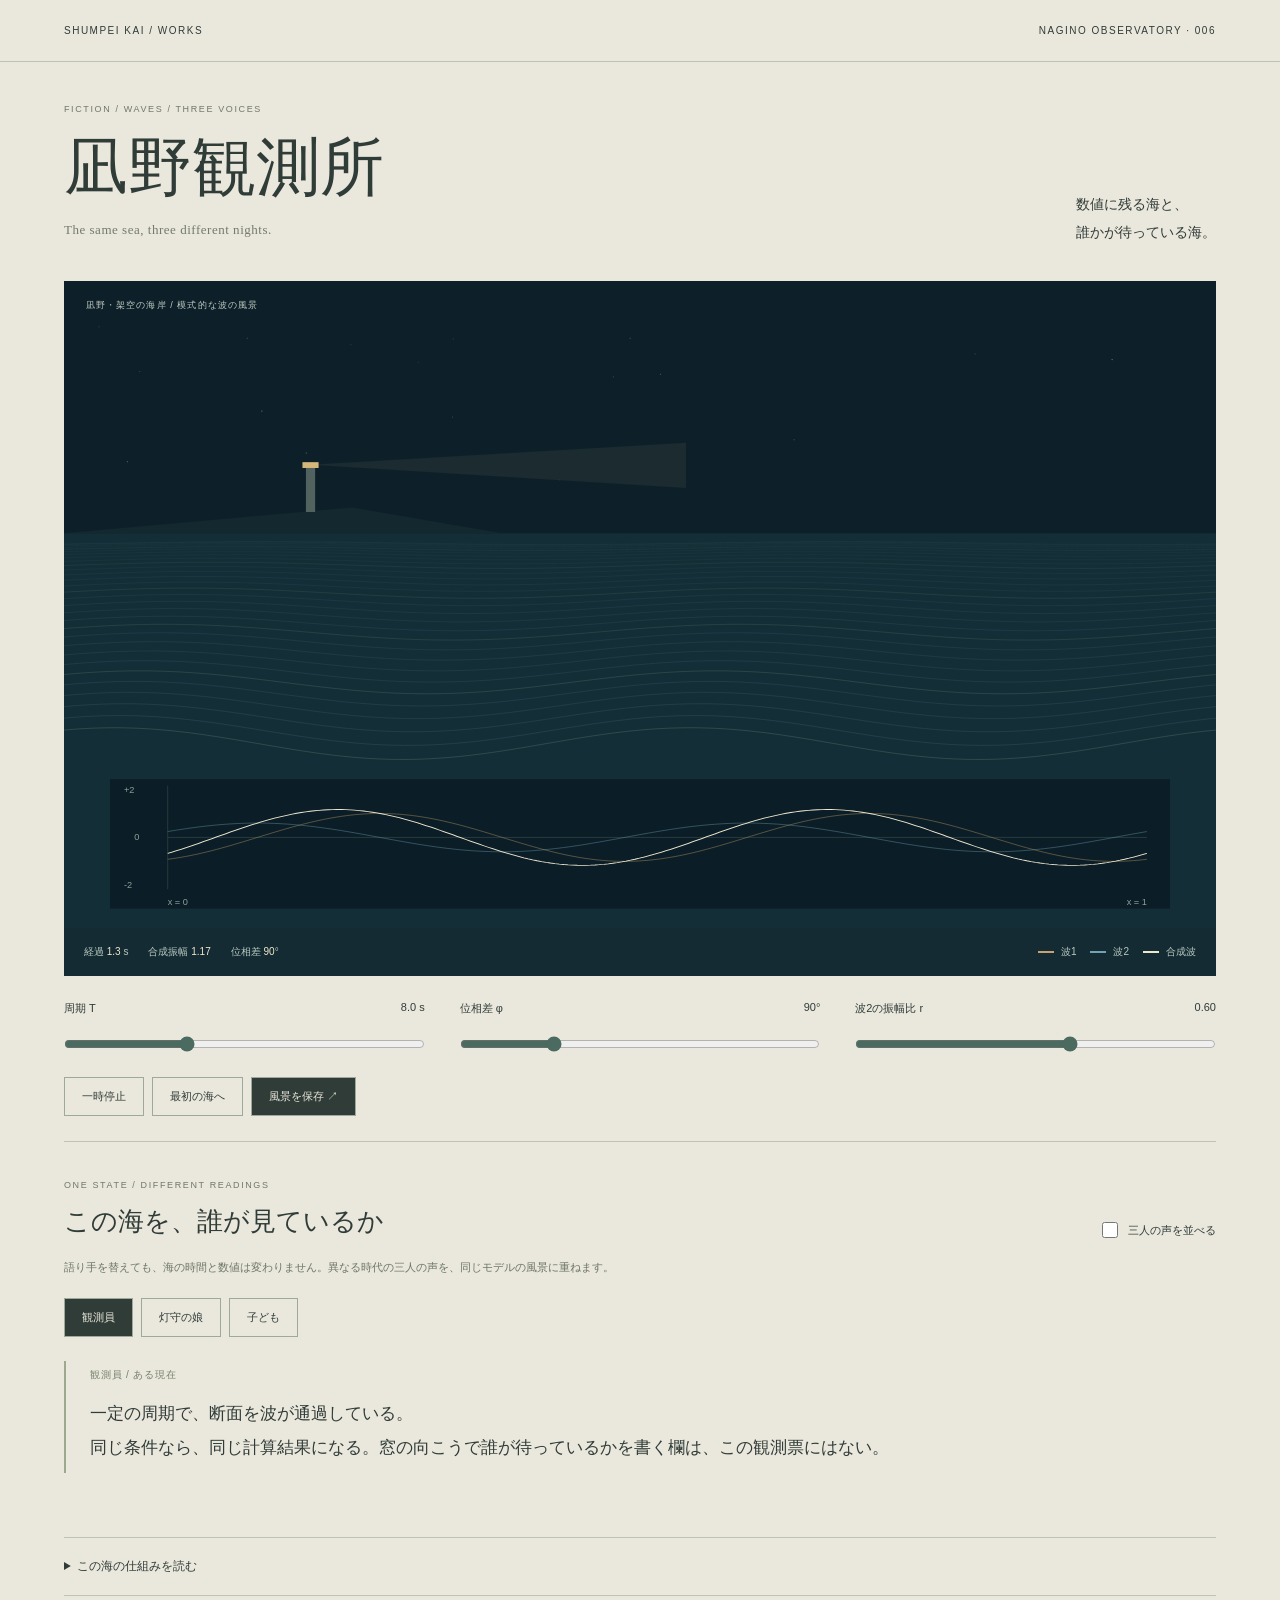
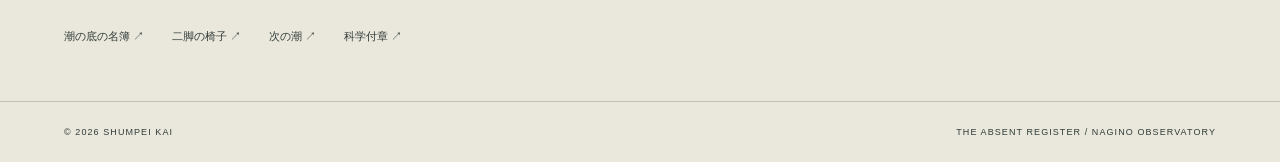
<file: observatory/index.html>
<!doctype html>
<html lang="ja"><head><meta charset="utf-8"><meta name="viewport" content="width=device-width,initial-scale=1"><title>凪野観測所 — Shumpei Kai</title><meta name="description" content="同じ海を、三人が見ている。二つの波の重なりと、観測員・灯守の娘・子どもの語りを重ねるインタラクティブ作品。"><link rel="stylesheet" href="style.css"></head><body>
<header><a href="../">SHUMPEI KAI / WORKS</a><span>NAGINO OBSERVATORY · 006</span></header>
<main><div class="intro"><div><p class="eyebrow">FICTION / WAVES / THREE VOICES</p><h1>凪野観測所</h1><p class="english">The same sea, three different nights.</p></div><p class="lead">数値に残る海と、<br>誰かが待っている海。</p></div>
<div class="scene"><canvas id="sea" role="img" aria-label="灯台のある夜の海。二つの正弦波の重なりで水面が変化します。下部には波1・波2・合成波の断面を表示しています。"></canvas><span class="scene-label">凪野・架空の海岸 / 模式的な波の風景</span></div>
<div class="readout" aria-label="モデルの現在値"><span>経過 <b id="time">0.0</b> s</span><span>合成振幅 <b id="amplitude">—</b></span><span>位相差 <b id="phase-value">—</b>°</span><span class="legend"><i class="one"></i>波1 <i class="two"></i>波2 <i class="sum"></i>合成波</span></div>
<section class="controls" aria-label="波を変える"><div class="sliders"><label for="period">周期 T <output id="period-out" for="period">8.0 s</output><input id="period" type="range" min="4" max="16" step="0.5" value="8"></label><label for="phase">位相差 φ <output id="phase-out" for="phase">90°</output><input id="phase" type="range" min="0" max="360" step="5" value="90"></label><label for="ratio">波2の振幅比 r <output id="ratio-out" for="ratio">0.60</output><input id="ratio" type="range" min="0" max="1" step="0.05" value="0.6"></label></div><div class="actions"><button id="pause" aria-pressed="false">一時停止</button><button id="reset">最初の海へ</button><button id="save" class="primary">風景を保存 ↗</button></div></section>
<section class="voices" aria-labelledby="voices-title"><div class="section-head"><div><p class="eyebrow">ONE STATE / DIFFERENT READINGS</p><h2 id="voices-title">この海を、誰が見ているか</h2></div><label class="compare"><input id="compare" type="checkbox">三人の声を並べる</label></div><p class="hint">語り手を替えても、海の時間と数値は変わりません。異なる時代の三人の声を、同じモデルの風景に重ねます。</p><div class="voice-buttons" role="group" aria-label="語り手を選ぶ"><button data-voice="observer" aria-pressed="true">観測員</button><button data-voice="daughter" aria-pressed="false">灯守の娘</button><button data-voice="child" aria-pressed="false">子ども</button></div><div id="quotations"><article class="quote" data-card="observer"><p class="speaker">観測員 / ある現在</p><p id="quote-observer"></p></article><article class="quote" data-card="daughter" hidden><p class="speaker">灯守の娘 / 伝説の翌冬</p><p id="quote-daughter"></p></article><article class="quote" data-card="child" hidden><p class="speaker">子ども / 七十七年後</p><p id="quote-child"></p></article></div></section>
<p id="status" role="status" aria-live="polite"></p>
<details class="model"><summary>この海の仕組みを読む</summary><div class="model-body"><h3>二つの波を、足し合わせる</h3><p>二つの同じ波長・周期の正弦波を、線形に重ねています。波1の振幅を1、波2の振幅をrとし、位相差φだけをずらします。</p><p class="formula">y₁ = sin(4πx − 2πt/T)<br>y₂ = r sin(4πx − 2πt/T + φ)<br>y = y₁ + y₂</p><p>xは画面幅を1とする相対座標、tとTはモデル上の秒、yは相対変位です。合成振幅は <span class="formula">R = √(1 + r² + 2r cos φ)</span>。r=1・φ=0°なら2、r=1・φ=180°なら0になります。周期を変えると動く速さが変わり、この条件での合成振幅は変わりません。</p><h3>風景と断面</h3><p>画面下部のグラフは、横軸xが0から1、縦軸yが−2から2の模式断面です。海の風景には同じ合成波を、奥行きに応じて縮めて描いています。灯台や星は風景の要素で、波の計測対象ではありません。</p><p>実際の海の地形・風・潮汐・砕波を再現するモデルではなく、凪野の実測データもありません。波の重ね合わせについては <a href="https://openstax.org/books/university-physics-volume-1/pages/16-5-interference-of-waves">OpenStax『University Physics』16.5</a> を参照できます。</p><h3>語りの仕組み</h3><p>三人の語りは、この作品のための創作です。合成振幅が小さいとき・中間のとき・大きいときで文章が変わります。語りを替えても、計算条件や時間は変わりません。</p></div></details>
<nav class="related" aria-label="物語と科学へ"><a href="../encyclopedia/">潮の底の名簿 ↗</a><a href="../encyclopedia/two-chairs.html">二脚の椅子 ↗</a><a href="../encyclopedia/next-tide.html">次の潮 ↗</a><a href="../encyclopedia/science.html">科学付章 ↗</a></nav>
</main><footer><span>© 2026 SHUMPEI KAI</span><span>THE ABSENT REGISTER / NAGINO OBSERVATORY</span></footer><script src="observatory.js"></script></body></html>
</file>
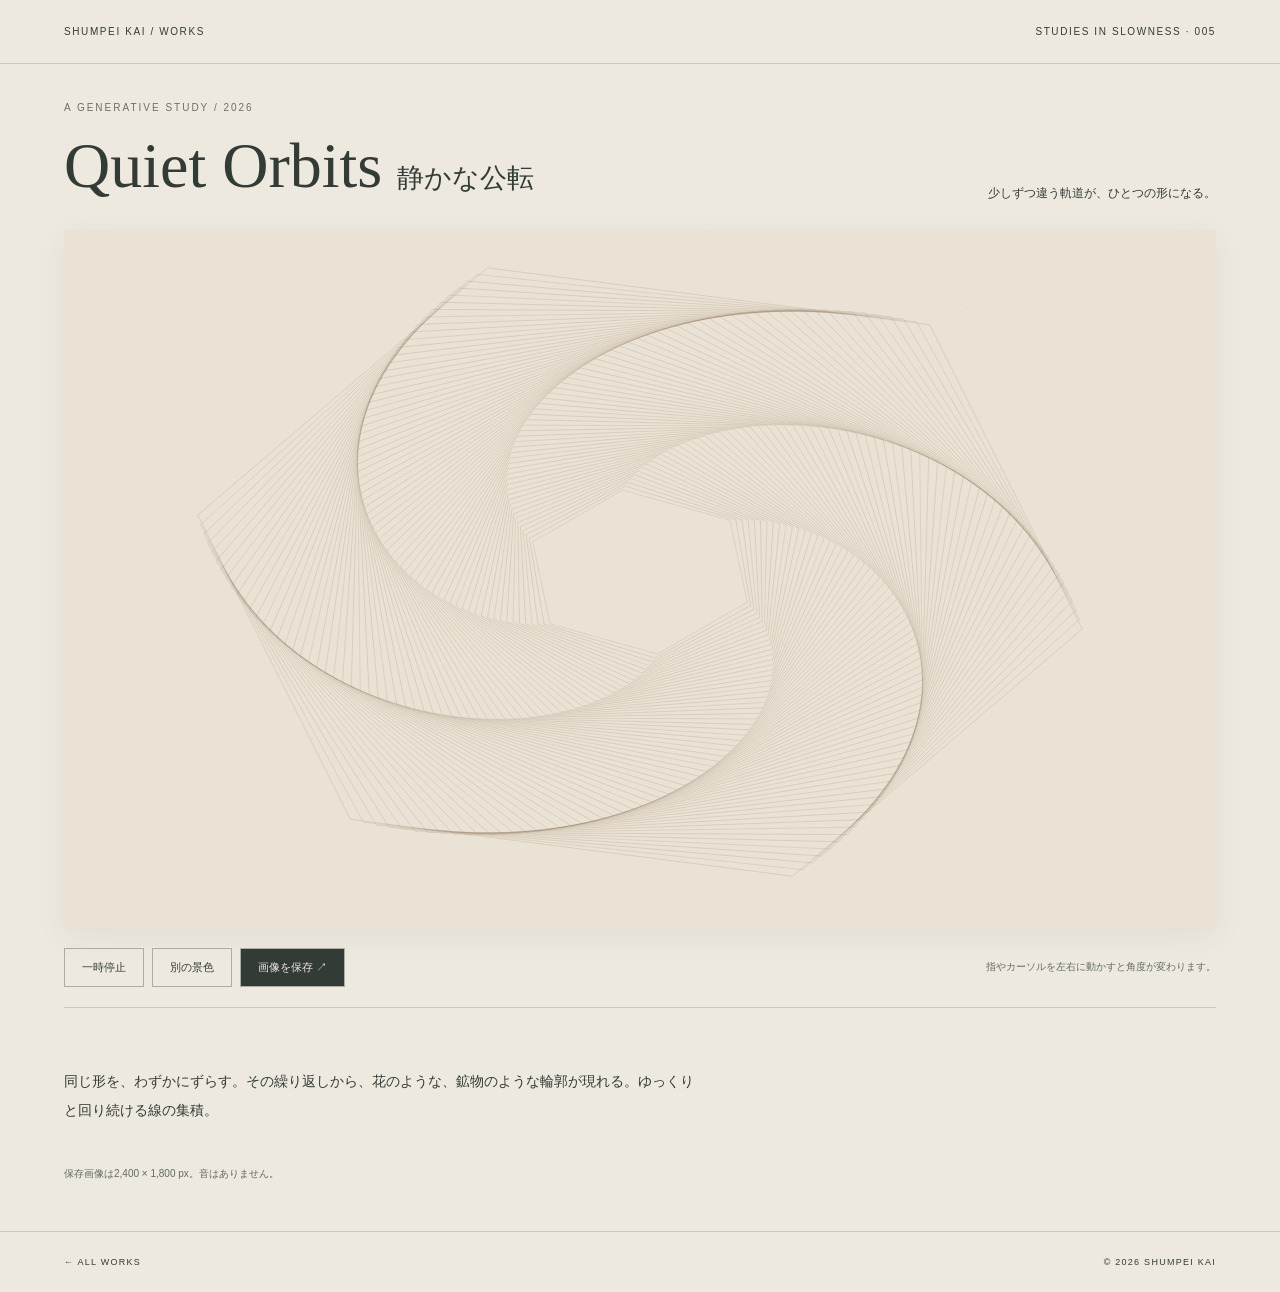
<file: orbits/index.html>
<!doctype html>
<html lang="ja"><head><meta charset="utf-8"><meta name="viewport" content="width=device-width,initial-scale=1"><title>Quiet Orbits / 静かな公転 — Shumpei Kai</title><meta name="description" content="Shumpei Kaiのインタラクティブ作品《Quiet Orbits / 静かな公転》。少しずつ違う軌道が、ひとつの形になる。"><link rel="stylesheet" href="../studies.css"></head><body data-work="orbits"><header><a href="../">SHUMPEI KAI / WORKS</a><span>STUDIES IN SLOWNESS · 005</span></header><main><div class="intro"><div><div class="label">A GENERATIVE STUDY / 2026</div><h1>Quiet Orbits<span>静かな公転</span></h1></div><p>少しずつ違う軌道が、ひとつの形になる。</p></div><canvas tabindex="0" role="img" aria-label="幾重もの六角形がゆっくり回転する幾何学の抽象画。指やカーソルを左右に動かすと角度が変わります。"></canvas><div class="toolbar"><div class="buttons"><button id="pause" aria-pressed="false">一時停止</button><button id="new">別の景色</button><button id="save" class="primary">画像を保存 ↗</button></div><span class="hint">指やカーソルを左右に動かすと角度が変わります。</span></div><p id="status" role="status" aria-live="polite"></p><p class="about">同じ形を、わずかにずらす。その繰り返しから、花のような、鉱物のような輪郭が現れる。ゆっくりと回り続ける線の集積。</p><p class="hint">保存画像は2,400 × 1,800 px。音はありません。</p></main><footer><a href="../">← ALL WORKS</a><span>© 2026 SHUMPEI KAI</span></footer><script src="../studies.js"></script></body></html>
</file>
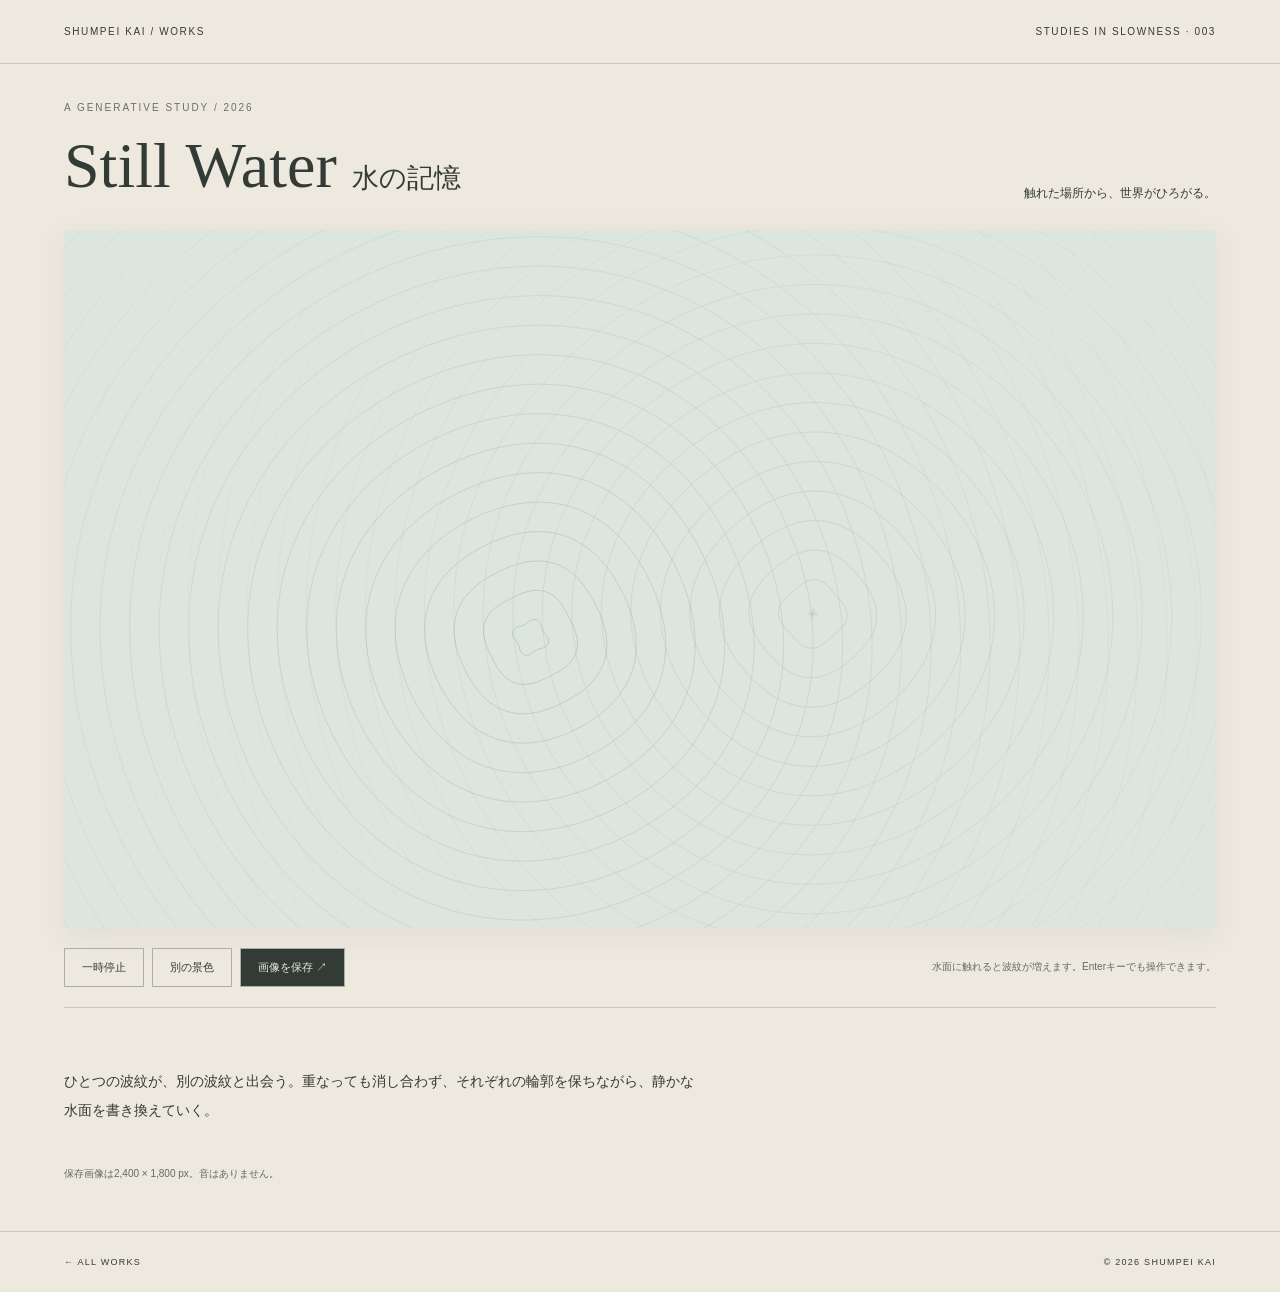
<file: ripples/index.html>
<!doctype html>
<html lang="ja"><head><meta charset="utf-8"><meta name="viewport" content="width=device-width,initial-scale=1"><title>Still Water / 水の記憶 — Shumpei Kai</title><meta name="description" content="Shumpei Kaiのインタラクティブ作品《Still Water / 水の記憶》。触れた場所から、世界がひろがる。"><link rel="stylesheet" href="../studies.css"></head><body data-work="ripples"><header><a href="../">SHUMPEI KAI / WORKS</a><span>STUDIES IN SLOWNESS · 003</span></header><main><div class="intro"><div><div class="label">A GENERATIVE STUDY / 2026</div><h1>Still Water<span>水の記憶</span></h1></div><p>触れた場所から、世界がひろがる。</p></div><canvas tabindex="0" role="img" aria-label="水面に幾重もの波紋がゆっくりと広がる抽象画。水面に触れると波紋が増えます。Enterキーでも操作できます。"></canvas><div class="toolbar"><div class="buttons"><button id="pause" aria-pressed="false">一時停止</button><button id="new">別の景色</button><button id="save" class="primary">画像を保存 ↗</button></div><span class="hint">水面に触れると波紋が増えます。Enterキーでも操作できます。</span></div><p id="status" role="status" aria-live="polite"></p><p class="about">ひとつの波紋が、別の波紋と出会う。重なっても消し合わず、それぞれの輪郭を保ちながら、静かな水面を書き換えていく。</p><p class="hint">保存画像は2,400 × 1,800 px。音はありません。</p></main><footer><a href="../">← ALL WORKS</a><span>© 2026 SHUMPEI KAI</span></footer><script src="../studies.js"></script></body></html>
</file>
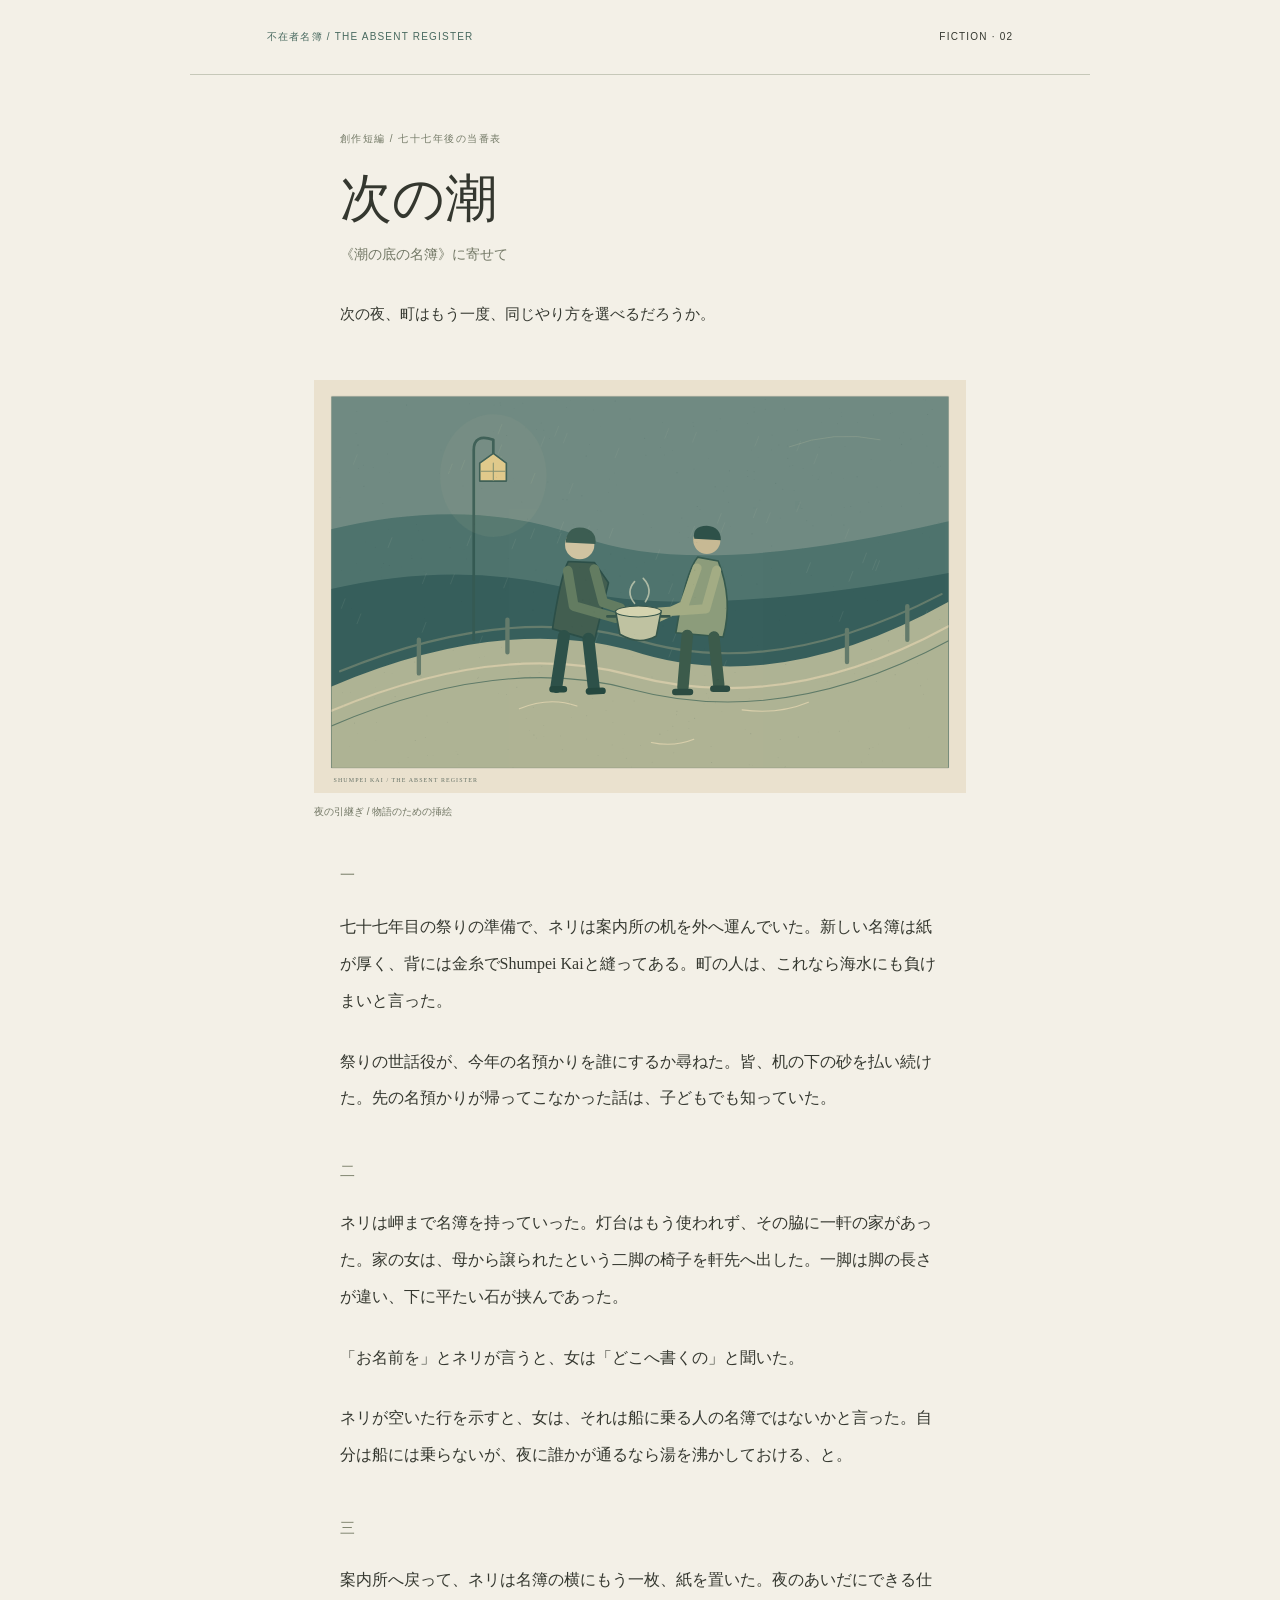
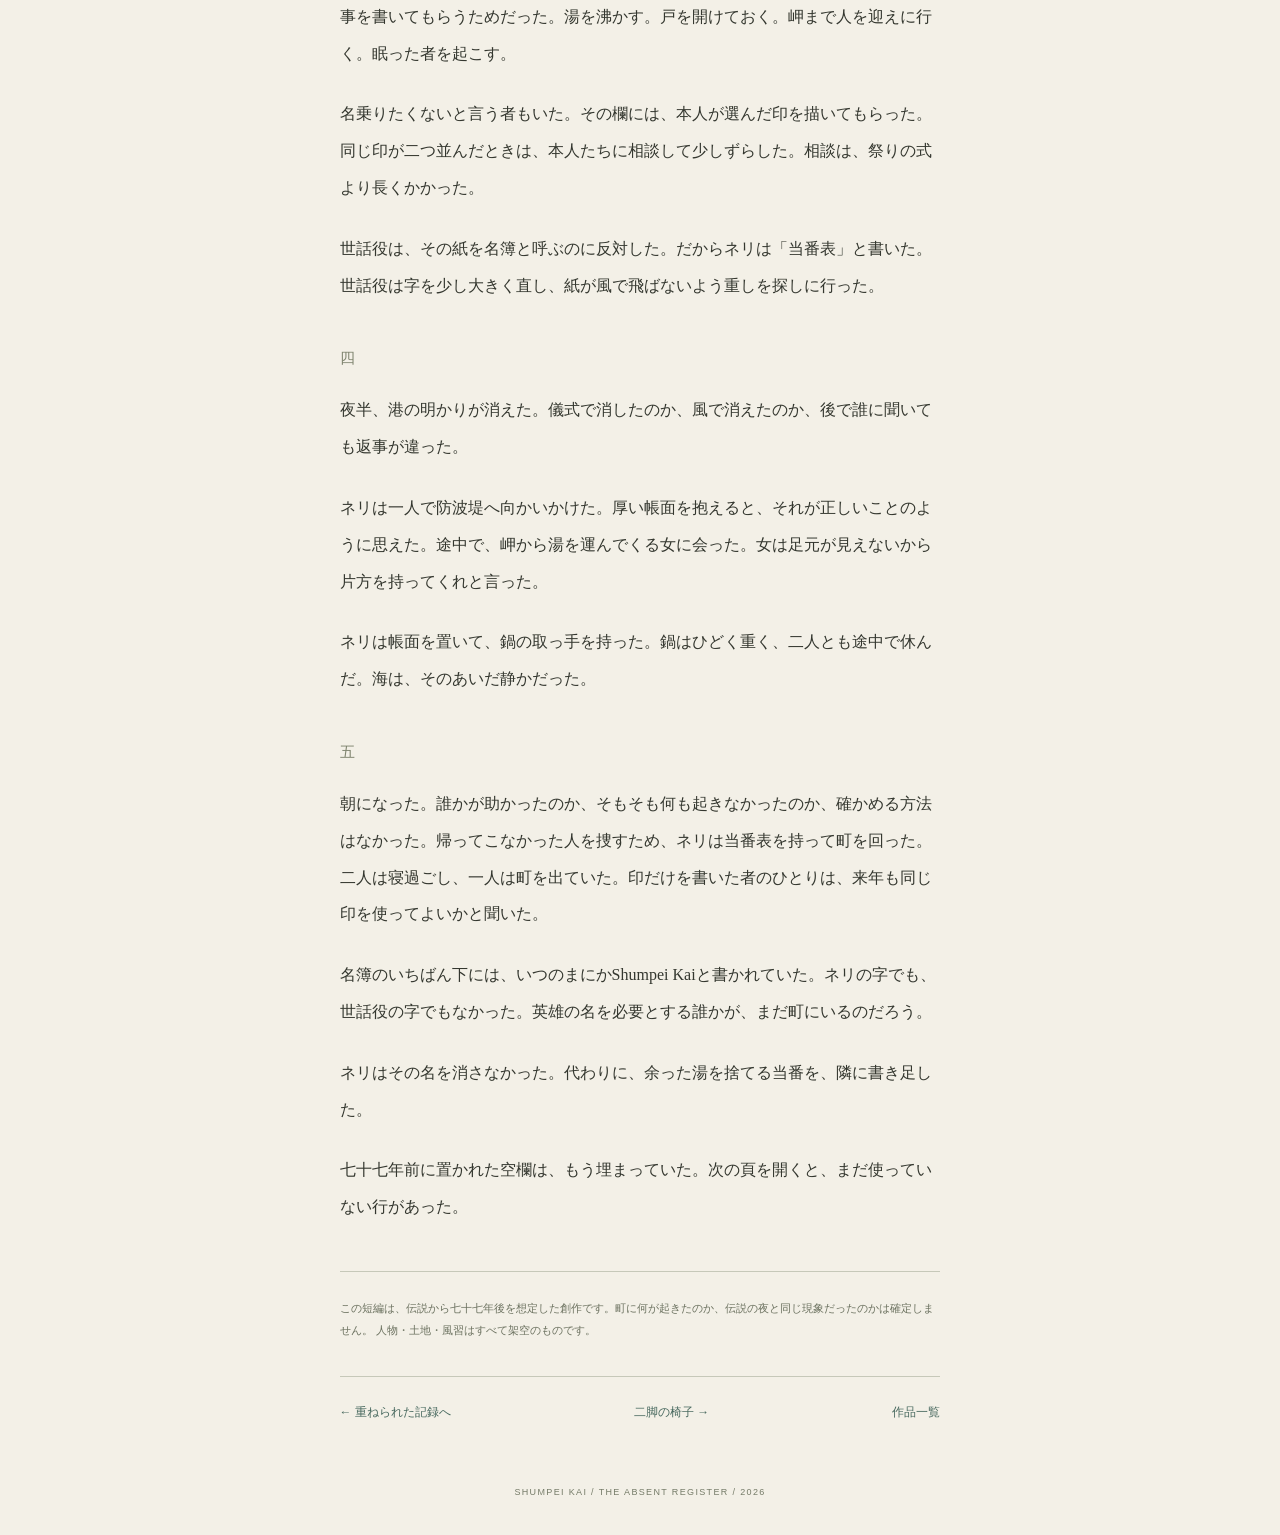
<file: encyclopedia/next-tide.html>
<!doctype html><html lang="ja"><head><meta charset="utf-8"><meta name="viewport" content="width=device-width,initial-scale=1"><title>次の潮 — 不在者名簿 / Shumpei Kai</title><meta name="description" content="創作連作《不在者名簿》の短編。次の夜、町はもう一度、同じやり方を選べるだろうか。"><link rel="stylesheet" href="./stories.css"></head><body><header><a href="./">不在者名簿 / THE ABSENT REGISTER</a><span>FICTION · 02</span></header><main><div class="label">創作短編 / 七十七年後の当番表</div><h1>次の潮</h1><div class="subtitle">《潮の底の名簿》に寄せて</div><p class="intro">次の夜、町はもう一度、同じやり方を選べるだろうか。</p><figure class="story-illustration"><img src="../illustrations/handover.svg" alt="夜の海沿いの道で、二人が湯の入った鍋を一緒に運ぶ。足元を小さな灯りが照らしている。" width="1200" height="760" loading="lazy" decoding="async"><figcaption>夜の引継ぎ / 物語のための挿絵</figcaption></figure><section aria-labelledby="chapter-一"><h2 id="chapter-一">一</h2><p>七十七年目の祭りの準備で、ネリは案内所の机を外へ運んでいた。新しい名簿は紙が厚く、背には金糸でShumpei Kaiと縫ってある。町の人は、これなら海水にも負けまいと言った。</p><p>祭りの世話役が、今年の名預かりを誰にするか尋ねた。皆、机の下の砂を払い続けた。先の名預かりが帰ってこなかった話は、子どもでも知っていた。</p></section><section aria-labelledby="chapter-二"><h2 id="chapter-二">二</h2><p>ネリは岬まで名簿を持っていった。灯台はもう使われず、その脇に一軒の家があった。家の女は、母から譲られたという二脚の椅子を軒先へ出した。一脚は脚の長さが違い、下に平たい石が挟んであった。</p><p>「お名前を」とネリが言うと、女は「どこへ書くの」と聞いた。</p><p>ネリが空いた行を示すと、女は、それは船に乗る人の名簿ではないかと言った。自分は船には乗らないが、夜に誰かが通るなら湯を沸かしておける、と。</p></section><section aria-labelledby="chapter-三"><h2 id="chapter-三">三</h2><p>案内所へ戻って、ネリは名簿の横にもう一枚、紙を置いた。夜のあいだにできる仕事を書いてもらうためだった。湯を沸かす。戸を開けておく。岬まで人を迎えに行く。眠った者を起こす。</p><p>名乗りたくないと言う者もいた。その欄には、本人が選んだ印を描いてもらった。同じ印が二つ並んだときは、本人たちに相談して少しずらした。相談は、祭りの式より長くかかった。</p><p>世話役は、その紙を名簿と呼ぶのに反対した。だからネリは「当番表」と書いた。世話役は字を少し大きく直し、紙が風で飛ばないよう重しを探しに行った。</p></section><section aria-labelledby="chapter-四"><h2 id="chapter-四">四</h2><p>夜半、港の明かりが消えた。儀式で消したのか、風で消えたのか、後で誰に聞いても返事が違った。</p><p>ネリは一人で防波堤へ向かいかけた。厚い帳面を抱えると、それが正しいことのように思えた。途中で、岬から湯を運んでくる女に会った。女は足元が見えないから片方を持ってくれと言った。</p><p>ネリは帳面を置いて、鍋の取っ手を持った。鍋はひどく重く、二人とも途中で休んだ。海は、そのあいだ静かだった。</p></section><section aria-labelledby="chapter-五"><h2 id="chapter-五">五</h2><p>朝になった。誰かが助かったのか、そもそも何も起きなかったのか、確かめる方法はなかった。帰ってこなかった人を捜すため、ネリは当番表を持って町を回った。二人は寝過ごし、一人は町を出ていた。印だけを書いた者のひとりは、来年も同じ印を使ってよいかと聞いた。</p><p>名簿のいちばん下には、いつのまにかShumpei Kaiと書かれていた。ネリの字でも、世話役の字でもなかった。英雄の名を必要とする誰かが、まだ町にいるのだろう。</p><p>ネリはその名を消さなかった。代わりに、余った湯を捨てる当番を、隣に書き足した。</p><p>七十七年前に置かれた空欄は、もう埋まっていた。次の頁を開くと、まだ使っていない行があった。</p></section><p class="note">この短編は、伝説から七十七年後を想定した創作です。町に何が起きたのか、伝説の夜と同じ現象だったのかは確定しません。 人物・土地・風習はすべて架空のものです。</p><nav class="navigation" aria-label="次に読む"><a href="./#layers">← 重ねられた記録へ</a><a href="./two-chairs.html">二脚の椅子 →</a><a href="../">作品一覧</a></nav></main><footer>SHUMPEI KAI / THE ABSENT REGISTER / 2026</footer></body></html>
</file>
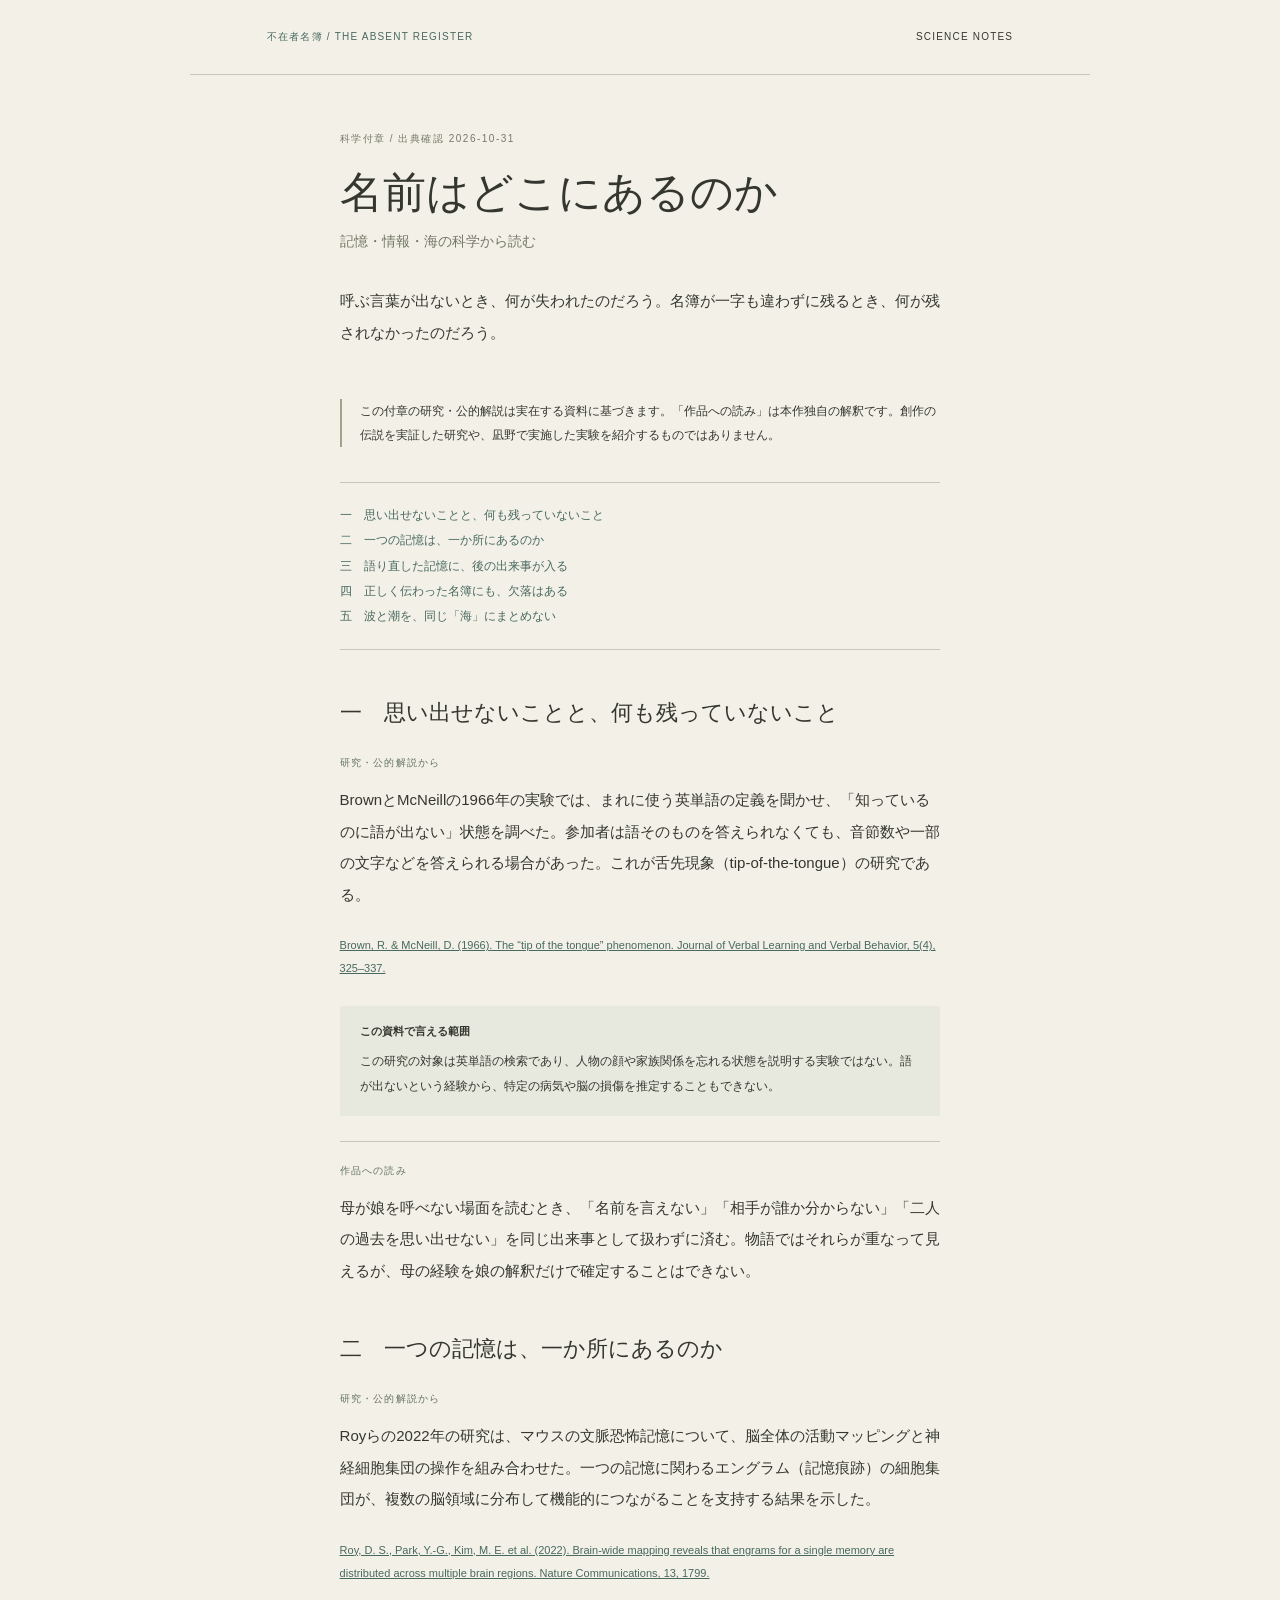
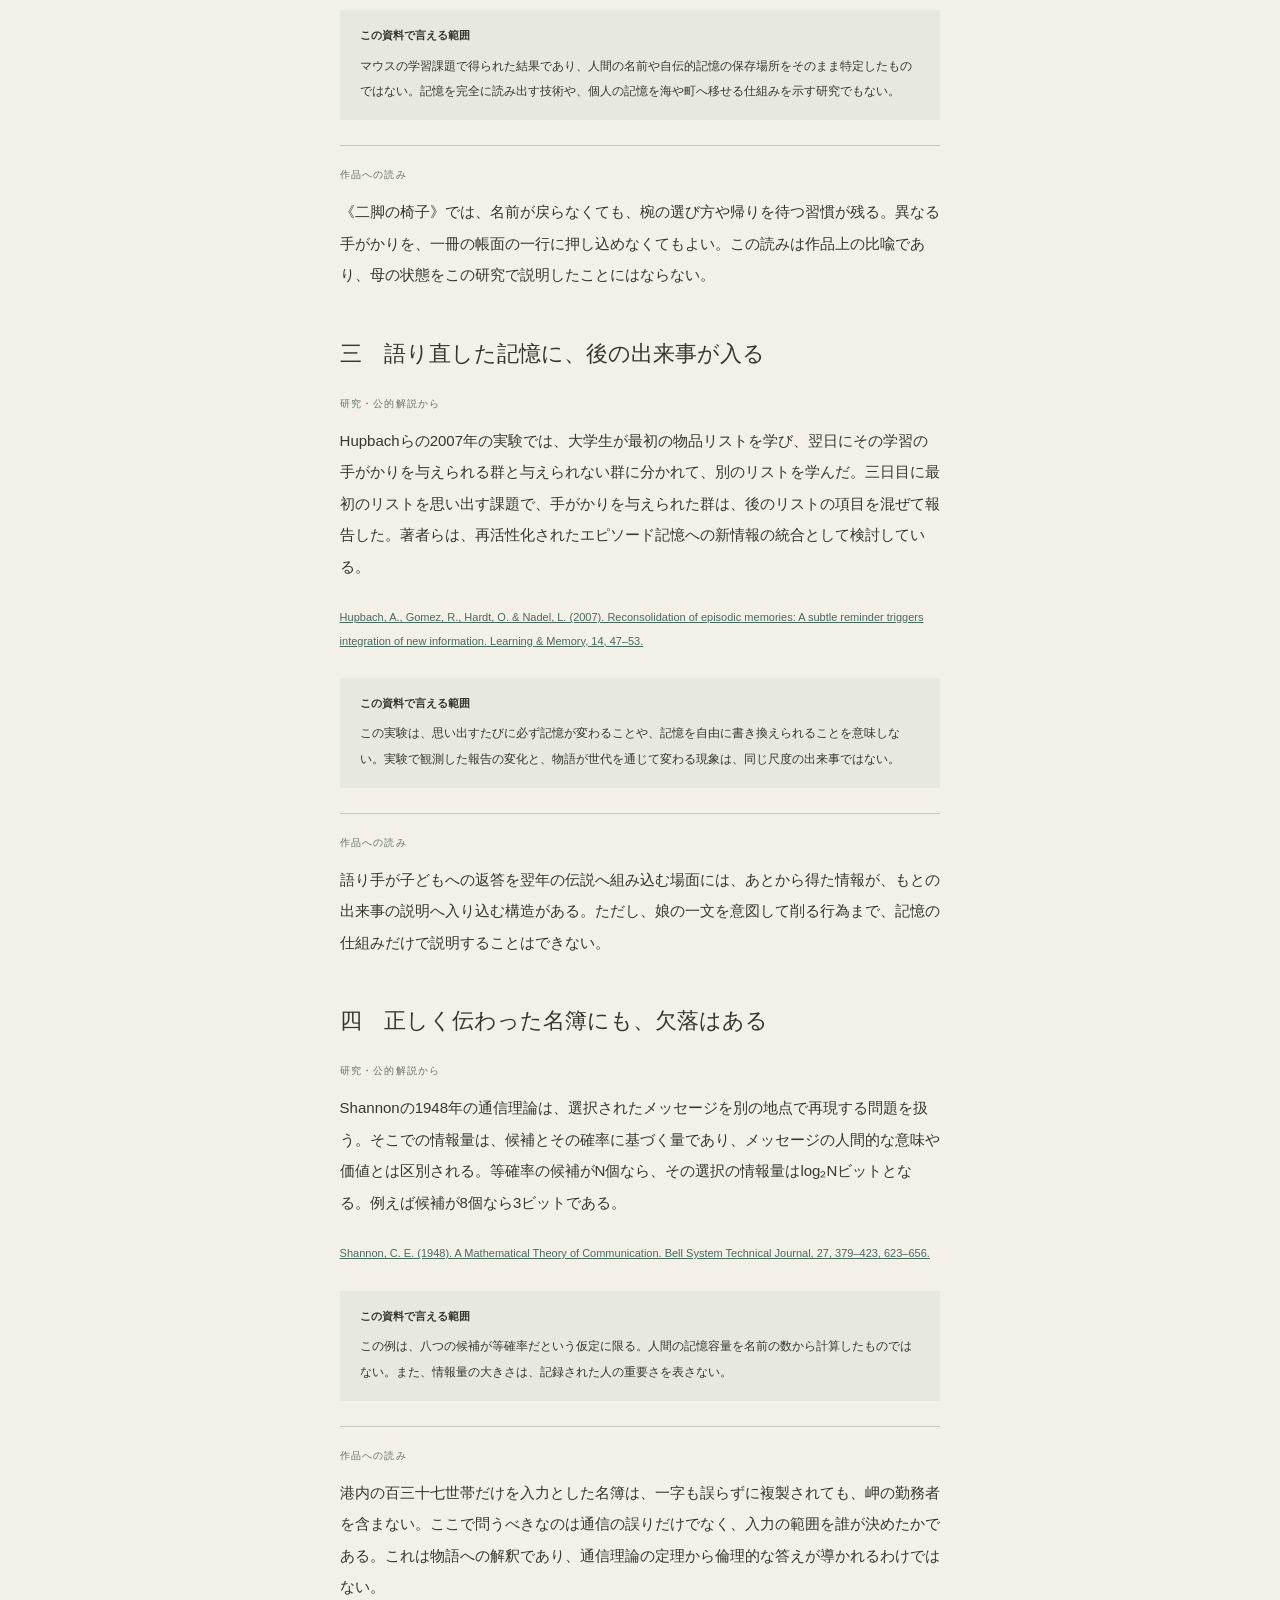
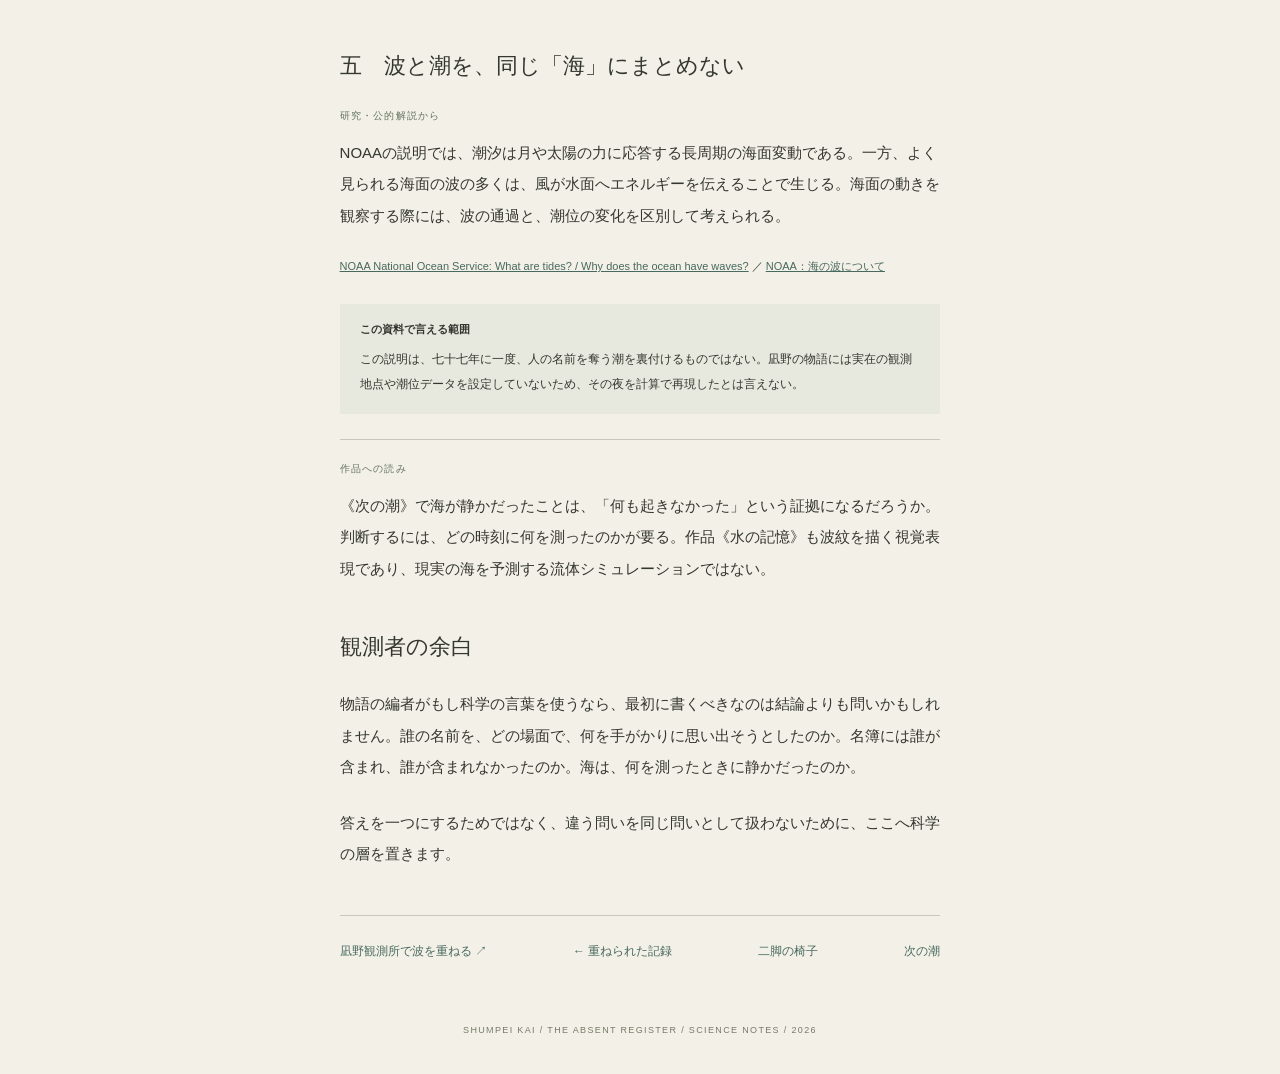
<file: encyclopedia/science.html>
<!doctype html><html lang="ja"><head><meta charset="utf-8"><meta name="viewport" content="width=device-width,initial-scale=1"><title>名前はどこにあるのか — 科学から読む不在者名簿 / Shumpei Kai</title><meta name="description" content="記憶の検索、エングラム、記憶の更新、情報理論、潮汐。実在の研究を手がかりに《不在者名簿》を読む科学付章。"><link rel="stylesheet" href="./stories.css"><style>h1{font-size:clamp(30px,5vw,43px)}section h2{font-size:22px;line-height:1.6;letter-spacing:0;color:#34372f}section p{font:15px/2.1 Arial,'Yu Gothic',sans-serif}.science-label{font:10px/1.8 Arial,'Yu Gothic',sans-serif;letter-spacing:.12em;color:#647461;margin:20px 0 12px}.interpretation{border-top:1px solid #c6c8b9;padding-top:20px}.source{font-size:11px;overflow-wrap:anywhere}.boundary{background:#e8e9de;padding:16px 20px;margin:25px 0;font:11px/1.8 Arial,'Yu Gothic',sans-serif}.boundary p{font-size:12px;margin:8px 0 0}.toc{border-block:1px solid #c6c8b9;padding:20px 0;font:12px/2.1 Arial,'Yu Gothic',sans-serif}.toc a{display:block}.lead-note{font:12px/2 Arial,'Yu Gothic',sans-serif;border-left:2px solid #9ca58b;padding-left:18px;margin:25px 0 35px}.source a{text-decoration:underline}</style></head><body><header><a href="./">不在者名簿 / THE ABSENT REGISTER</a><span>SCIENCE NOTES</span></header><main><div class="label">科学付章 / 出典確認 2026-10-31</div><h1>名前はどこにあるのか</h1><div class="subtitle">記憶・情報・海の科学から読む</div><p class="intro">呼ぶ言葉が出ないとき、何が失われたのだろう。名簿が一字も違わずに残るとき、何が残されなかったのだろう。</p><p class="lead-note">この付章の研究・公的解説は実在する資料に基づきます。「作品への読み」は本作独自の解釈です。創作の伝説を実証した研究や、凪野で実施した実験を紹介するものではありません。</p><nav class="toc" aria-label="付章の目次"><a href="#retrieval">一　思い出せないことと、何も残っていないこと</a><a href="#engram">二　一つの記憶は、一か所にあるのか</a><a href="#updating">三　語り直した記憶に、後の出来事が入る</a><a href="#information">四　正しく伝わった名簿にも、欠落はある</a><a href="#sea">五　波と潮を、同じ「海」にまとめない</a></nav><section id="retrieval"><h2>一　思い出せないことと、何も残っていないこと</h2><div class="science-label">研究・公的解説から</div><p>BrownとMcNeillの1966年の実験では、まれに使う英単語の定義を聞かせ、「知っているのに語が出ない」状態を調べた。参加者は語そのものを答えられなくても、音節数や一部の文字などを答えられる場合があった。これが舌先現象（tip-of-the-tongue）の研究である。</p><p class="source"><a href="https://doi.org/10.1016/S0022-5371(66)80040-3">Brown, R. &amp; McNeill, D. (1966). The “tip of the tongue” phenomenon. Journal of Verbal Learning and Verbal Behavior, 5(4), 325–337.</a></p><div class="boundary"><b>この資料で言える範囲</b><p>この研究の対象は英単語の検索であり、人物の顔や家族関係を忘れる状態を説明する実験ではない。語が出ないという経験から、特定の病気や脳の損傷を推定することもできない。</p></div><div class="science-label interpretation">作品への読み</div><p>母が娘を呼べない場面を読むとき、「名前を言えない」「相手が誰か分からない」「二人の過去を思い出せない」を同じ出来事として扱わずに済む。物語ではそれらが重なって見えるが、母の経験を娘の解釈だけで確定することはできない。</p></section><section id="engram"><h2>二　一つの記憶は、一か所にあるのか</h2><div class="science-label">研究・公的解説から</div><p>Royらの2022年の研究は、マウスの文脈恐怖記憶について、脳全体の活動マッピングと神経細胞集団の操作を組み合わせた。一つの記憶に関わるエングラム（記憶痕跡）の細胞集団が、複数の脳領域に分布して機能的につながることを支持する結果を示した。</p><p class="source"><a href="https://www.nature.com/articles/s41467-022-29384-4">Roy, D. S., Park, Y.-G., Kim, M. E. et al. (2022). Brain-wide mapping reveals that engrams for a single memory are distributed across multiple brain regions. Nature Communications, 13, 1799.</a></p><div class="boundary"><b>この資料で言える範囲</b><p>マウスの学習課題で得られた結果であり、人間の名前や自伝的記憶の保存場所をそのまま特定したものではない。記憶を完全に読み出す技術や、個人の記憶を海や町へ移せる仕組みを示す研究でもない。</p></div><div class="science-label interpretation">作品への読み</div><p>《二脚の椅子》では、名前が戻らなくても、椀の選び方や帰りを待つ習慣が残る。異なる手がかりを、一冊の帳面の一行に押し込めなくてもよい。この読みは作品上の比喩であり、母の状態をこの研究で説明したことにはならない。</p></section><section id="updating"><h2>三　語り直した記憶に、後の出来事が入る</h2><div class="science-label">研究・公的解説から</div><p>Hupbachらの2007年の実験では、大学生が最初の物品リストを学び、翌日にその学習の手がかりを与えられる群と与えられない群に分かれて、別のリストを学んだ。三日目に最初のリストを思い出す課題で、手がかりを与えられた群は、後のリストの項目を混ぜて報告した。著者らは、再活性化されたエピソード記憶への新情報の統合として検討している。</p><p class="source"><a href="https://pmc.ncbi.nlm.nih.gov/articles/PMC1838545/">Hupbach, A., Gomez, R., Hardt, O. &amp; Nadel, L. (2007). Reconsolidation of episodic memories: A subtle reminder triggers integration of new information. Learning &amp; Memory, 14, 47–53.</a></p><div class="boundary"><b>この資料で言える範囲</b><p>この実験は、思い出すたびに必ず記憶が変わることや、記憶を自由に書き換えられることを意味しない。実験で観測した報告の変化と、物語が世代を通じて変わる現象は、同じ尺度の出来事ではない。</p></div><div class="science-label interpretation">作品への読み</div><p>語り手が子どもへの返答を翌年の伝説へ組み込む場面には、あとから得た情報が、もとの出来事の説明へ入り込む構造がある。ただし、娘の一文を意図して削る行為まで、記憶の仕組みだけで説明することはできない。</p></section><section id="information"><h2>四　正しく伝わった名簿にも、欠落はある</h2><div class="science-label">研究・公的解説から</div><p>Shannonの1948年の通信理論は、選択されたメッセージを別の地点で再現する問題を扱う。そこでの情報量は、候補とその確率に基づく量であり、メッセージの人間的な意味や価値とは区別される。等確率の候補がN個なら、その選択の情報量はlog₂Nビットとなる。例えば候補が8個なら3ビットである。</p><p class="source"><a href="https://www.nokia.com/bell-labs/publications-and-media/publications/a-mathematical-theory-of-communication/">Shannon, C. E. (1948). A Mathematical Theory of Communication. Bell System Technical Journal, 27, 379–423, 623–656.</a></p><div class="boundary"><b>この資料で言える範囲</b><p>この例は、八つの候補が等確率だという仮定に限る。人間の記憶容量を名前の数から計算したものではない。また、情報量の大きさは、記録された人の重要さを表さない。</p></div><div class="science-label interpretation">作品への読み</div><p>港内の百三十七世帯だけを入力とした名簿は、一字も誤らずに複製されても、岬の勤務者を含まない。ここで問うべきなのは通信の誤りだけでなく、入力の範囲を誰が決めたかである。これは物語への解釈であり、通信理論の定理から倫理的な答えが導かれるわけではない。</p></section><section id="sea"><h2>五　波と潮を、同じ「海」にまとめない</h2><div class="science-label">研究・公的解説から</div><p>NOAAの説明では、潮汐は月や太陽の力に応答する長周期の海面変動である。一方、よく見られる海面の波の多くは、風が水面へエネルギーを伝えることで生じる。海面の動きを観察する際には、波の通過と、潮位の変化を区別して考えられる。</p><p class="source"><a href="https://oceanservice.noaa.gov/facts/tides.html">NOAA National Ocean Service: What are tides? / Why does the ocean have waves?</a> ／ <a href="https://oceanservice.noaa.gov/facts/wavesinocean.html">NOAA：海の波について</a></p><div class="boundary"><b>この資料で言える範囲</b><p>この説明は、七十七年に一度、人の名前を奪う潮を裏付けるものではない。凪野の物語には実在の観測地点や潮位データを設定していないため、その夜を計算で再現したとは言えない。</p></div><div class="science-label interpretation">作品への読み</div><p>《次の潮》で海が静かだったことは、「何も起きなかった」という証拠になるだろうか。判断するには、どの時刻に何を測ったのかが要る。作品《水の記憶》も波紋を描く視覚表現であり、現実の海を予測する流体シミュレーションではない。</p></section><section><h2>観測者の余白</h2><p>物語の編者がもし科学の言葉を使うなら、最初に書くべきなのは結論よりも問いかもしれません。誰の名前を、どの場面で、何を手がかりに思い出そうとしたのか。名簿には誰が含まれ、誰が含まれなかったのか。海は、何を測ったときに静かだったのか。</p><p>答えを一つにするためではなく、違う問いを同じ問いとして扱わないために、ここへ科学の層を置きます。</p></section><nav class="navigation" aria-label="作品へ戻る"><a href="../observatory/">凪野観測所で波を重ねる ↗</a><a href="./#layers">← 重ねられた記録</a><a href="./two-chairs.html">二脚の椅子</a><a href="./next-tide.html">次の潮</a></nav></main><footer>SHUMPEI KAI / THE ABSENT REGISTER / SCIENCE NOTES / 2026</footer></body></html>
</file>
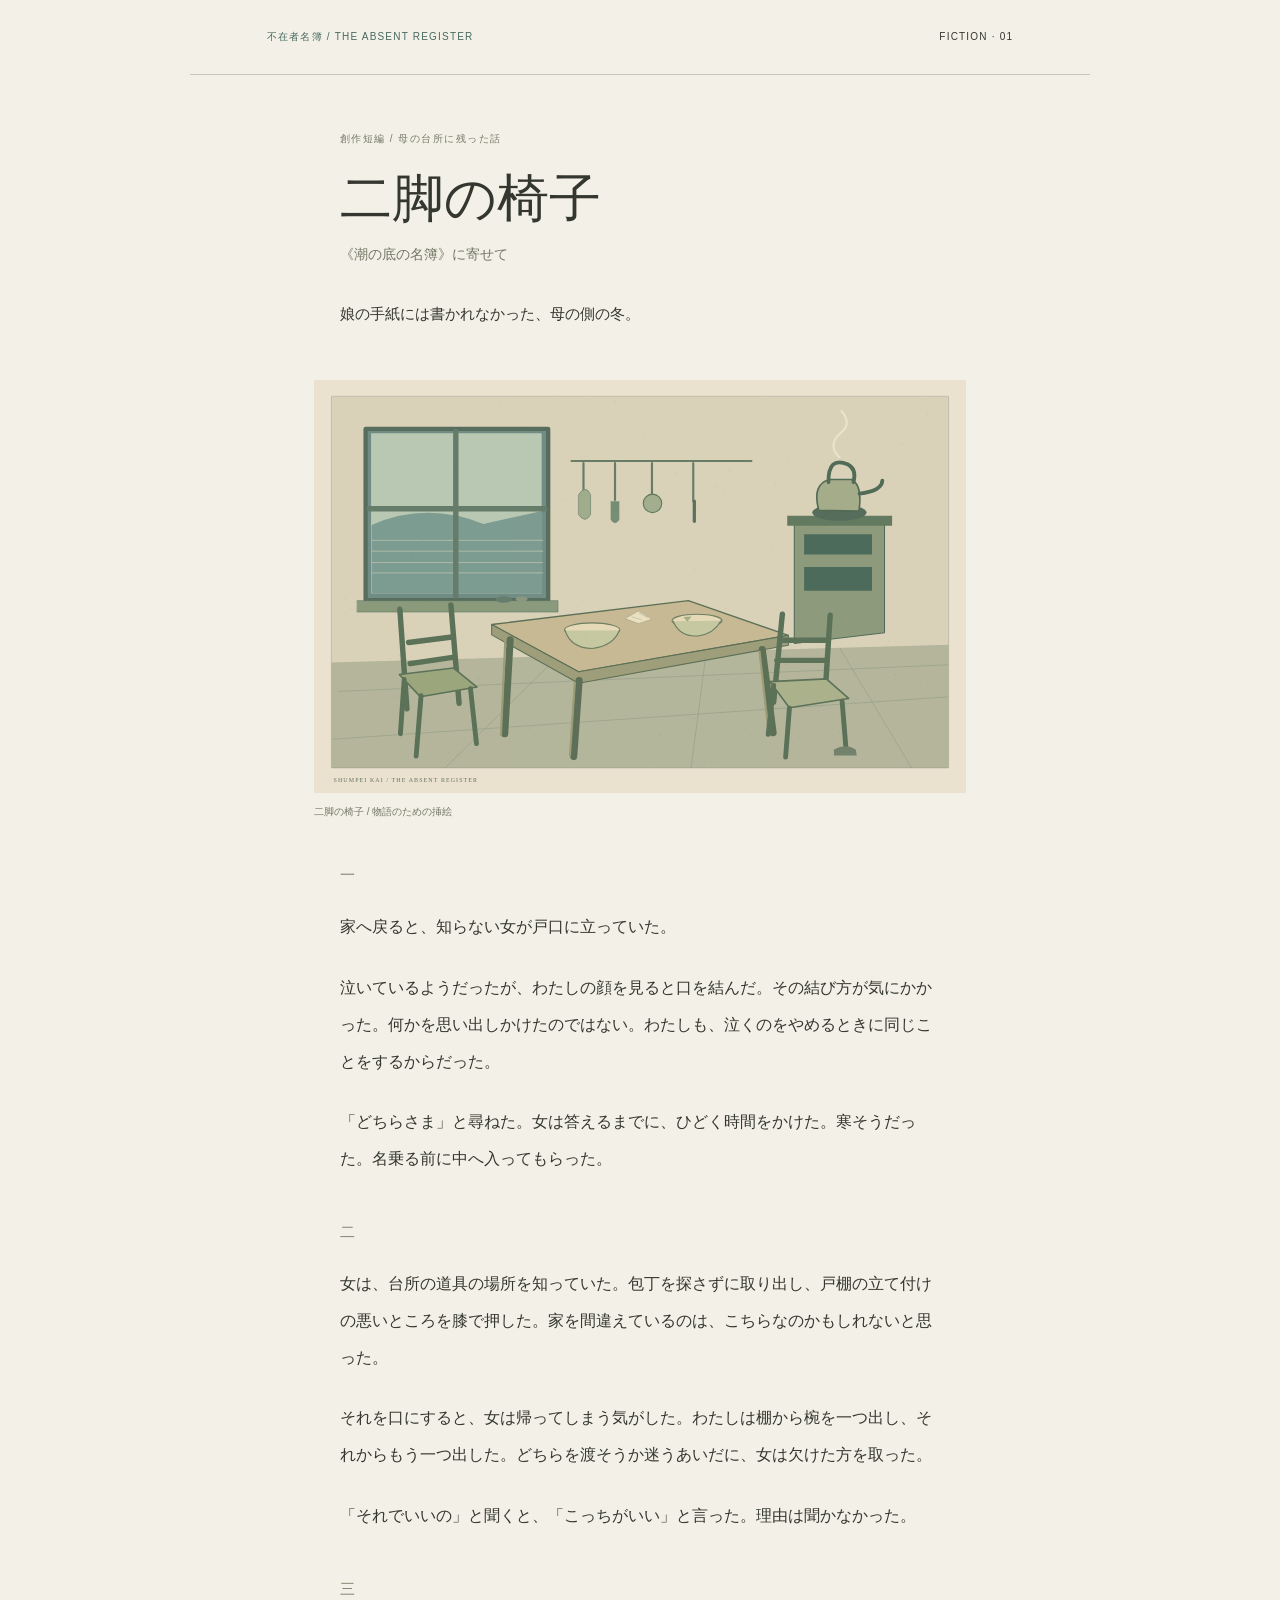
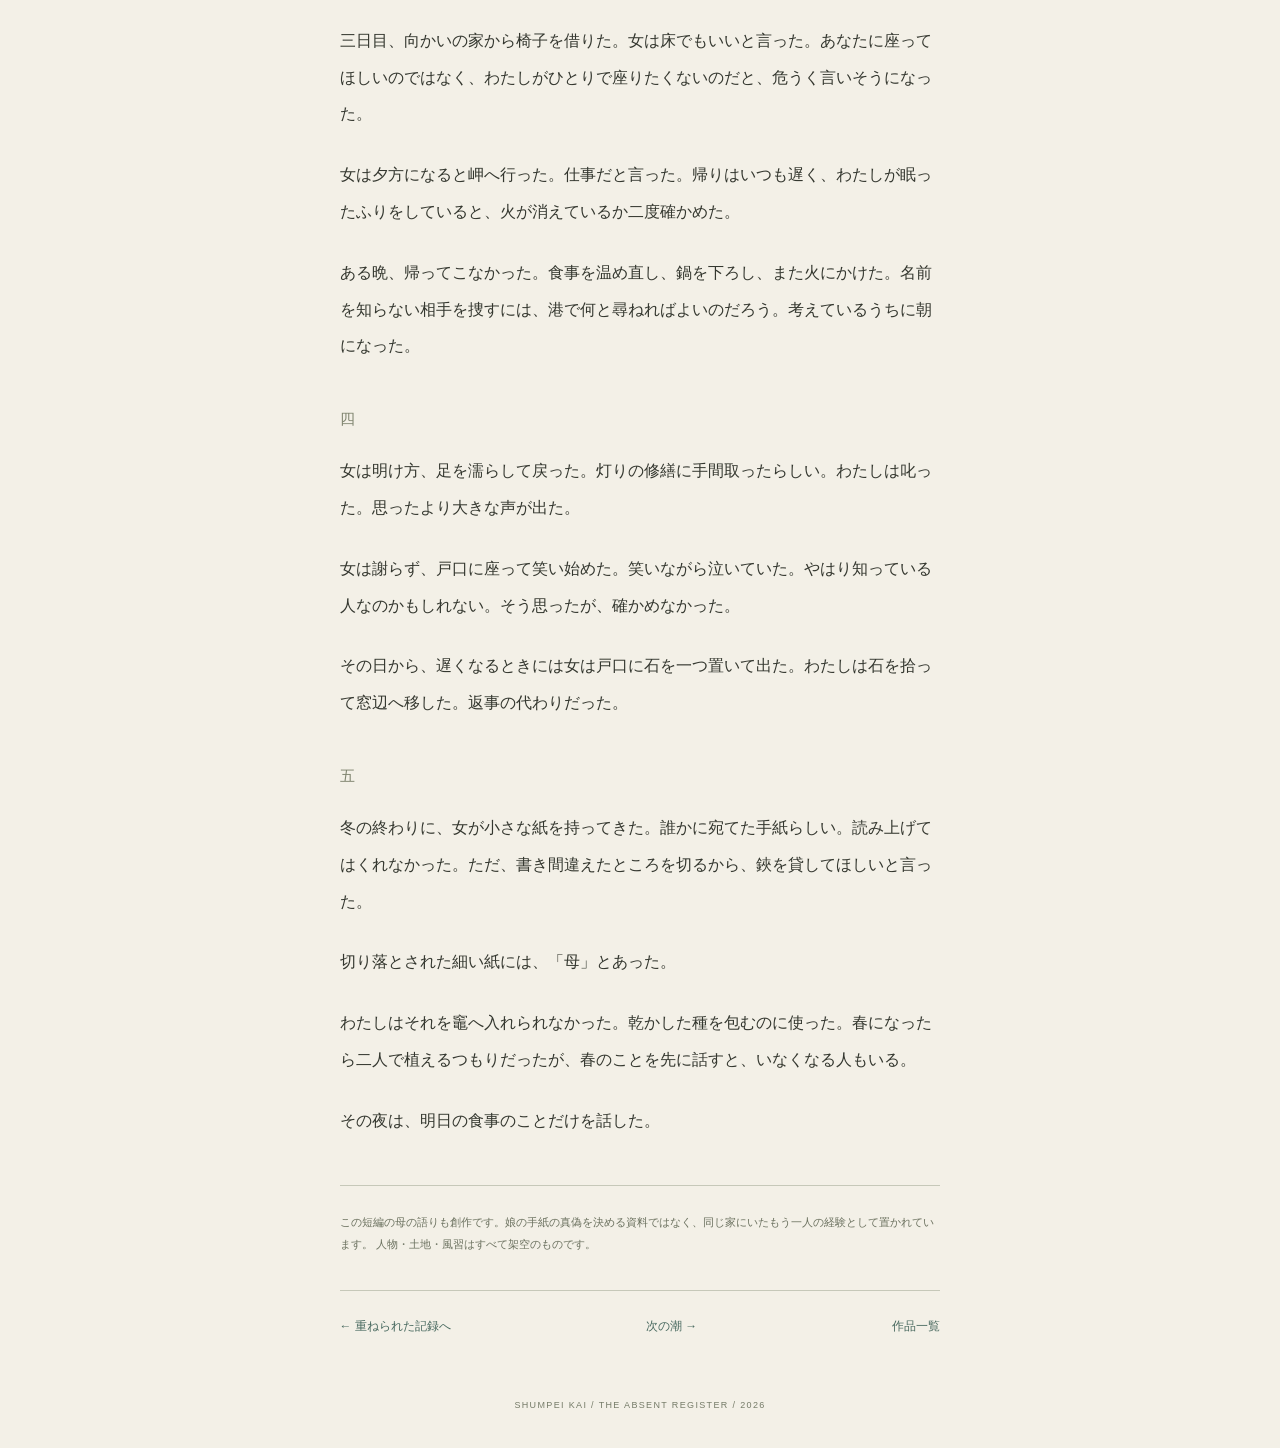
<file: encyclopedia/two-chairs.html>
<!doctype html><html lang="ja"><head><meta charset="utf-8"><meta name="viewport" content="width=device-width,initial-scale=1"><title>二脚の椅子 — 不在者名簿 / Shumpei Kai</title><meta name="description" content="創作連作《不在者名簿》の短編。娘の手紙には書かれなかった、母の側の冬。"><link rel="stylesheet" href="./stories.css"></head><body><header><a href="./">不在者名簿 / THE ABSENT REGISTER</a><span>FICTION · 01</span></header><main><div class="label">創作短編 / 母の台所に残った話</div><h1>二脚の椅子</h1><div class="subtitle">《潮の底の名簿》に寄せて</div><p class="intro">娘の手紙には書かれなかった、母の側の冬。</p><figure class="story-illustration"><img src="../illustrations/two-chairs.svg" alt="海の見える台所に、小さな食卓と二つの椀、形の違う二脚の椅子が置かれている。" width="1200" height="760" loading="lazy" decoding="async"><figcaption>二脚の椅子 / 物語のための挿絵</figcaption></figure><section aria-labelledby="chapter-一"><h2 id="chapter-一">一</h2><p>家へ戻ると、知らない女が戸口に立っていた。</p><p>泣いているようだったが、わたしの顔を見ると口を結んだ。その結び方が気にかかった。何かを思い出しかけたのではない。わたしも、泣くのをやめるときに同じことをするからだった。</p><p>「どちらさま」と尋ねた。女は答えるまでに、ひどく時間をかけた。寒そうだった。名乗る前に中へ入ってもらった。</p></section><section aria-labelledby="chapter-二"><h2 id="chapter-二">二</h2><p>女は、台所の道具の場所を知っていた。包丁を探さずに取り出し、戸棚の立て付けの悪いところを膝で押した。家を間違えているのは、こちらなのかもしれないと思った。</p><p>それを口にすると、女は帰ってしまう気がした。わたしは棚から椀を一つ出し、それからもう一つ出した。どちらを渡そうか迷うあいだに、女は欠けた方を取った。</p><p>「それでいいの」と聞くと、「こっちがいい」と言った。理由は聞かなかった。</p></section><section aria-labelledby="chapter-三"><h2 id="chapter-三">三</h2><p>三日目、向かいの家から椅子を借りた。女は床でもいいと言った。あなたに座ってほしいのではなく、わたしがひとりで座りたくないのだと、危うく言いそうになった。</p><p>女は夕方になると岬へ行った。仕事だと言った。帰りはいつも遅く、わたしが眠ったふりをしていると、火が消えているか二度確かめた。</p><p>ある晩、帰ってこなかった。食事を温め直し、鍋を下ろし、また火にかけた。名前を知らない相手を捜すには、港で何と尋ねればよいのだろう。考えているうちに朝になった。</p></section><section aria-labelledby="chapter-四"><h2 id="chapter-四">四</h2><p>女は明け方、足を濡らして戻った。灯りの修繕に手間取ったらしい。わたしは叱った。思ったより大きな声が出た。</p><p>女は謝らず、戸口に座って笑い始めた。笑いながら泣いていた。やはり知っている人なのかもしれない。そう思ったが、確かめなかった。</p><p>その日から、遅くなるときには女は戸口に石を一つ置いて出た。わたしは石を拾って窓辺へ移した。返事の代わりだった。</p></section><section aria-labelledby="chapter-五"><h2 id="chapter-五">五</h2><p>冬の終わりに、女が小さな紙を持ってきた。誰かに宛てた手紙らしい。読み上げてはくれなかった。ただ、書き間違えたところを切るから、鋏を貸してほしいと言った。</p><p>切り落とされた細い紙には、「母」とあった。</p><p>わたしはそれを竈へ入れられなかった。乾かした種を包むのに使った。春になったら二人で植えるつもりだったが、春のことを先に話すと、いなくなる人もいる。</p><p>その夜は、明日の食事のことだけを話した。</p></section><p class="note">この短編の母の語りも創作です。娘の手紙の真偽を決める資料ではなく、同じ家にいたもう一人の経験として置かれています。 人物・土地・風習はすべて架空のものです。</p><nav class="navigation" aria-label="次に読む"><a href="./#layers">← 重ねられた記録へ</a><a href="./next-tide.html">次の潮 →</a><a href="../">作品一覧</a></nav></main><footer>SHUMPEI KAI / THE ABSENT REGISTER / 2026</footer></body></html>
</file>
<file: studies.css>
:root{color-scheme:light;--paper:#ede9df;--ink:#333b36;--line:#c9c9bc}*{box-sizing:border-box}body{margin:0;background:var(--paper);color:var(--ink);font-family:Arial,'Yu Gothic',sans-serif}header{padding:26px 5vw;display:flex;justify-content:space-between;gap:16px;border-bottom:1px solid var(--line);font-size:10px;letter-spacing:.16em}a{color:inherit;text-decoration:none}a:hover{text-decoration:underline}main{max-width:1400px;margin:auto;padding:38px 5vw}.intro{display:flex;justify-content:space-between;align-items:end;gap:25px;margin-bottom:25px}.label{font-size:10px;letter-spacing:.2em;color:#6c7067}h1{font-family:Georgia,'Yu Mincho',serif;font-size:clamp(38px,5vw,67px);font-weight:400;line-height:1.2;margin:15px 0 0}h1 span{font-size:.42em;margin-left:15px}.intro>p{font-size:12px;line-height:2;margin:0}canvas{display:block;width:100%;aspect-ratio:1.65;touch-action:pan-y;box-shadow:0 8px 30px #333b3610}.toolbar{padding:20px 0;display:flex;justify-content:space-between;gap:20px;align-items:center;border-bottom:1px solid var(--line);flex-wrap:wrap}.buttons{display:flex;gap:8px}button{background:none;border:1px solid #aaafa3;padding:11px 17px;font:11px Arial,'Yu Gothic',sans-serif;color:var(--ink);cursor:pointer}button:hover{background:#ffffff70}button.primary{background:var(--ink);color:var(--paper)}:focus-visible{outline:2px solid #617c77;outline-offset:4px}.hint{font-size:10px;color:#626b60;line-height:1.8}#status{font-size:11px;color:#626b60;min-height:16px}.about{font:14px/2.1 Georgia,'Yu Mincho',serif;max-width:640px;padding:18px 0 25px}footer{padding:25px 5vw;border-top:1px solid var(--line);font-size:9px;letter-spacing:.14em;display:flex;justify-content:space-between;gap:20px}@media(max-width:620px){header{padding:22px 6vw;font-size:9px}main{padding:30px 6vw}.intro{display:block}.intro>p{margin-top:18px}canvas{aspect-ratio:.9}.buttons{width:100%}.buttons button{flex:1;padding:12px 8px}.toolbar{gap:12px}footer{padding:22px 6vw}.about{font-size:13px}}
</file>
<file: observatory/style.css>
:root{color-scheme:light;--paper:#eae7dc;--ink:#303c38;--line:#bfc3b6}*{box-sizing:border-box}[hidden]{display:none!important}body{margin:0;background:var(--paper);color:var(--ink);font-family:Arial,'Yu Gothic',sans-serif}a{color:inherit;text-decoration:none}a:hover{text-decoration:underline}header{padding:25px 5vw;border-bottom:1px solid var(--line);display:flex;justify-content:space-between;gap:20px;font-size:10px;letter-spacing:.15em}main{max-width:1440px;margin:auto;padding:42px 5vw}.intro{display:flex;justify-content:space-between;gap:24px;align-items:end;margin-bottom:30px}.eyebrow{font-size:9px;letter-spacing:.18em;color:#71796b;margin:0 0 12px}h1{font:normal clamp(36px,5vw,66px)/1.3 Georgia,'Yu Mincho',serif;margin:0}.english{font:13px Georgia,serif;color:#737c6c;letter-spacing:.04em}.lead{font:14px/2 'Yu Mincho',serif;margin:0 0 4px}.scene{position:relative;background:#0d202a}canvas{display:block;width:100%;aspect-ratio:1.78}.scene-label{position:absolute;top:18px;left:22px;font-size:9px;letter-spacing:.12em;color:#c2ccc1;pointer-events:none}.readout{display:flex;gap:20px;flex-wrap:wrap;background:#142b34;color:#b8c9bf;padding:15px 20px;font-size:10px;line-height:1.8}.readout b{font-weight:400;color:#f1e6c9;font-variant-numeric:tabular-nums}.legend{margin-left:auto;display:flex;align-items:center;gap:7px}.legend i{display:inline-block;width:16px;height:2px;margin-left:7px}.one{background:#c6a36e}.two{background:#70a4b1}.sum{background:#eee7cf}.controls{padding:25px 0;border-bottom:1px solid var(--line)}.sliders{display:grid;grid-template-columns:repeat(3,1fr);gap:35px}.sliders label{font-size:11px;display:block}.sliders output{float:right;font-variant-numeric:tabular-nums}input[type=range]{display:block;width:100%;margin:17px 0 0;accent-color:#4b6a60;cursor:pointer;height:22px}.actions{display:flex;gap:8px;margin-top:22px}button{background:none;border:1px solid #9fa99a;color:var(--ink);padding:11px 17px;font:11px Arial,'Yu Gothic',sans-serif;cursor:pointer}button:hover{background:#ffffff60}button.primary,.voice-buttons button[aria-pressed=true]{background:var(--ink);color:var(--paper)}:focus-visible{outline:2px solid #6e8e7e;outline-offset:4px}.voices{margin:38px 0 18px}.section-head{display:flex;justify-content:space-between;align-items:end;gap:24px}h2{font:normal 26px/1.5 Georgia,'Yu Mincho',serif;margin:0}.compare{font-size:11px;display:flex;align-items:center;gap:7px}.compare input{accent-color:#4b6a60;width:16px;height:16px}.hint{font-size:11px;line-height:2;color:#6c7768;margin:15px 0 20px}.voice-buttons{display:flex;gap:8px;flex-wrap:wrap}#quotations{margin:24px 0}.quote{border-left:2px solid #9da88f;padding:7px 0 8px 24px;margin:0 0 23px;max-width:850px}.quote .speaker{font-size:10px;color:#75816c;letter-spacing:.08em;margin:0 0 15px}.quote>p:last-child{font:17px/2 'Yu Mincho',Georgia,serif;margin:0;white-space:pre-line}#status{font-size:11px;color:#697b65;min-height:15px}.model{border-block:1px solid var(--line);padding:20px 0;margin:25px 0}.model summary{font-size:12px;cursor:pointer}.model-body{max-width:800px;padding:10px 0}.model h3{font:normal 18px 'Yu Mincho',serif;margin:28px 0 15px}.model p{font-size:12px;line-height:2}.formula{font-family:Georgia,serif!important;overflow-wrap:anywhere}.model a{text-decoration:underline}.related{display:flex;gap:16px 28px;flex-wrap:wrap;padding:8px 0 15px;font-size:11px}footer{padding:25px 5vw;border-top:1px solid var(--line);display:flex;justify-content:space-between;gap:20px;font-size:9px;letter-spacing:.12em}@media(max-width:640px){header{font-size:8px;padding:22px 6vw}main{padding:30px 6vw}.intro{display:block}.lead{margin-top:22px;font-size:13px}canvas{aspect-ratio:.88}.scene-label{font-size:8px;left:14px}.readout{padding:12px 14px;gap:8px 17px}.legend{margin-left:0;width:100%}.sliders{grid-template-columns:1fr;gap:22px}.section-head{display:block}.compare{margin-top:20px}.quote{padding-left:18px}.quote>p:last-child{font-size:15px}.actions button{padding:12px 10px;flex:1}h2{font-size:23px}footer{font-size:8px;display:block;line-height:2}}
</file>
<file: encyclopedia/stories.css>
:root{color-scheme:light}*{box-sizing:border-box}body{margin:0;background:#f3f0e7;color:#34372f;font-family:'Yu Mincho',Georgia,serif}header{max-width:900px;margin:auto;padding:28px 6vw;border-bottom:1px solid #c6c8b9;font:10px/1.8 Arial,'Yu Gothic',sans-serif;letter-spacing:.12em;display:flex;justify-content:space-between;gap:20px}a{color:#48695f;text-decoration:none}a:hover{text-decoration:underline}:focus-visible{outline:2px solid #617c77;outline-offset:5px}main{max-width:780px;margin:auto;padding:55px 7vw 40px}.label{font:10px/1.8 Arial,'Yu Gothic',sans-serif;letter-spacing:.15em;color:#757b68}h1{font-size:clamp(35px,6vw,52px);font-weight:400;line-height:1.4;margin:15px 0 10px}.subtitle{font-size:14px;color:#737866}.intro{font-size:15px;line-height:2.1;margin:35px 0 50px}section{margin:45px 0}h2{font-size:15px;font-weight:400;letter-spacing:.2em;color:#7f846f;margin:0 0 24px}section p{font-size:16px;line-height:2.3;margin:0 0 24px}.note{border-top:1px solid #c6c8b9;padding-top:25px;font:11px/2 Arial,'Yu Gothic',sans-serif;color:#6b715f}.navigation{border-top:1px solid #c6c8b9;padding-top:25px;margin-top:35px;display:flex;flex-wrap:wrap;justify-content:space-between;gap:20px;font:12px/1.8 Arial,'Yu Gothic',sans-serif}footer{text-align:center;padding:20px 6vw 35px;font:9px/1.8 Arial,sans-serif;letter-spacing:.15em;color:#757b68}@media(max-width:600px){main{padding:35px 7vw}.intro{margin-bottom:35px}section{margin:35px 0}section p{font-size:15px;line-height:2.2}header{font-size:9px}}

.story-illustration{margin:30px -2vw 40px}.story-illustration img{display:block;width:100%;height:auto}.story-illustration figcaption{font:10px/1.8 Arial,'Yu Gothic',sans-serif;color:#737866;margin-top:10px}
</file>
